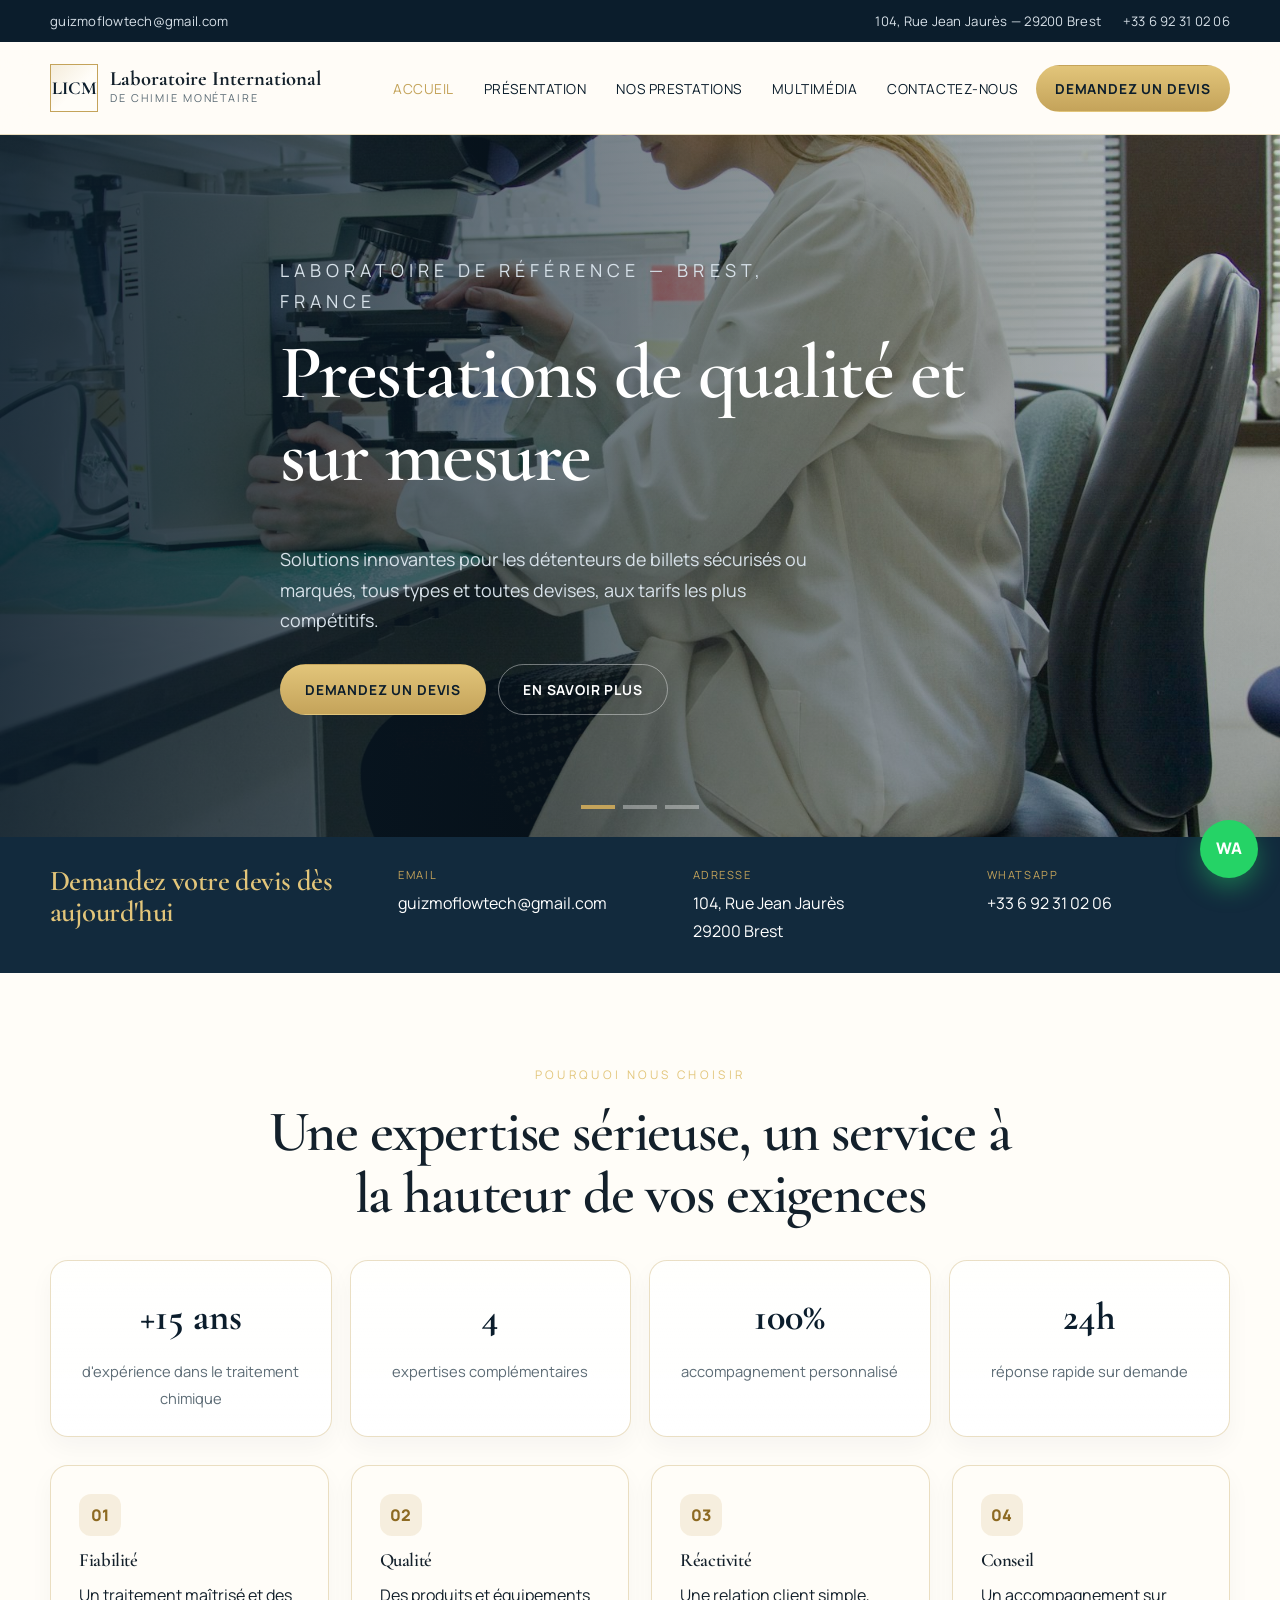
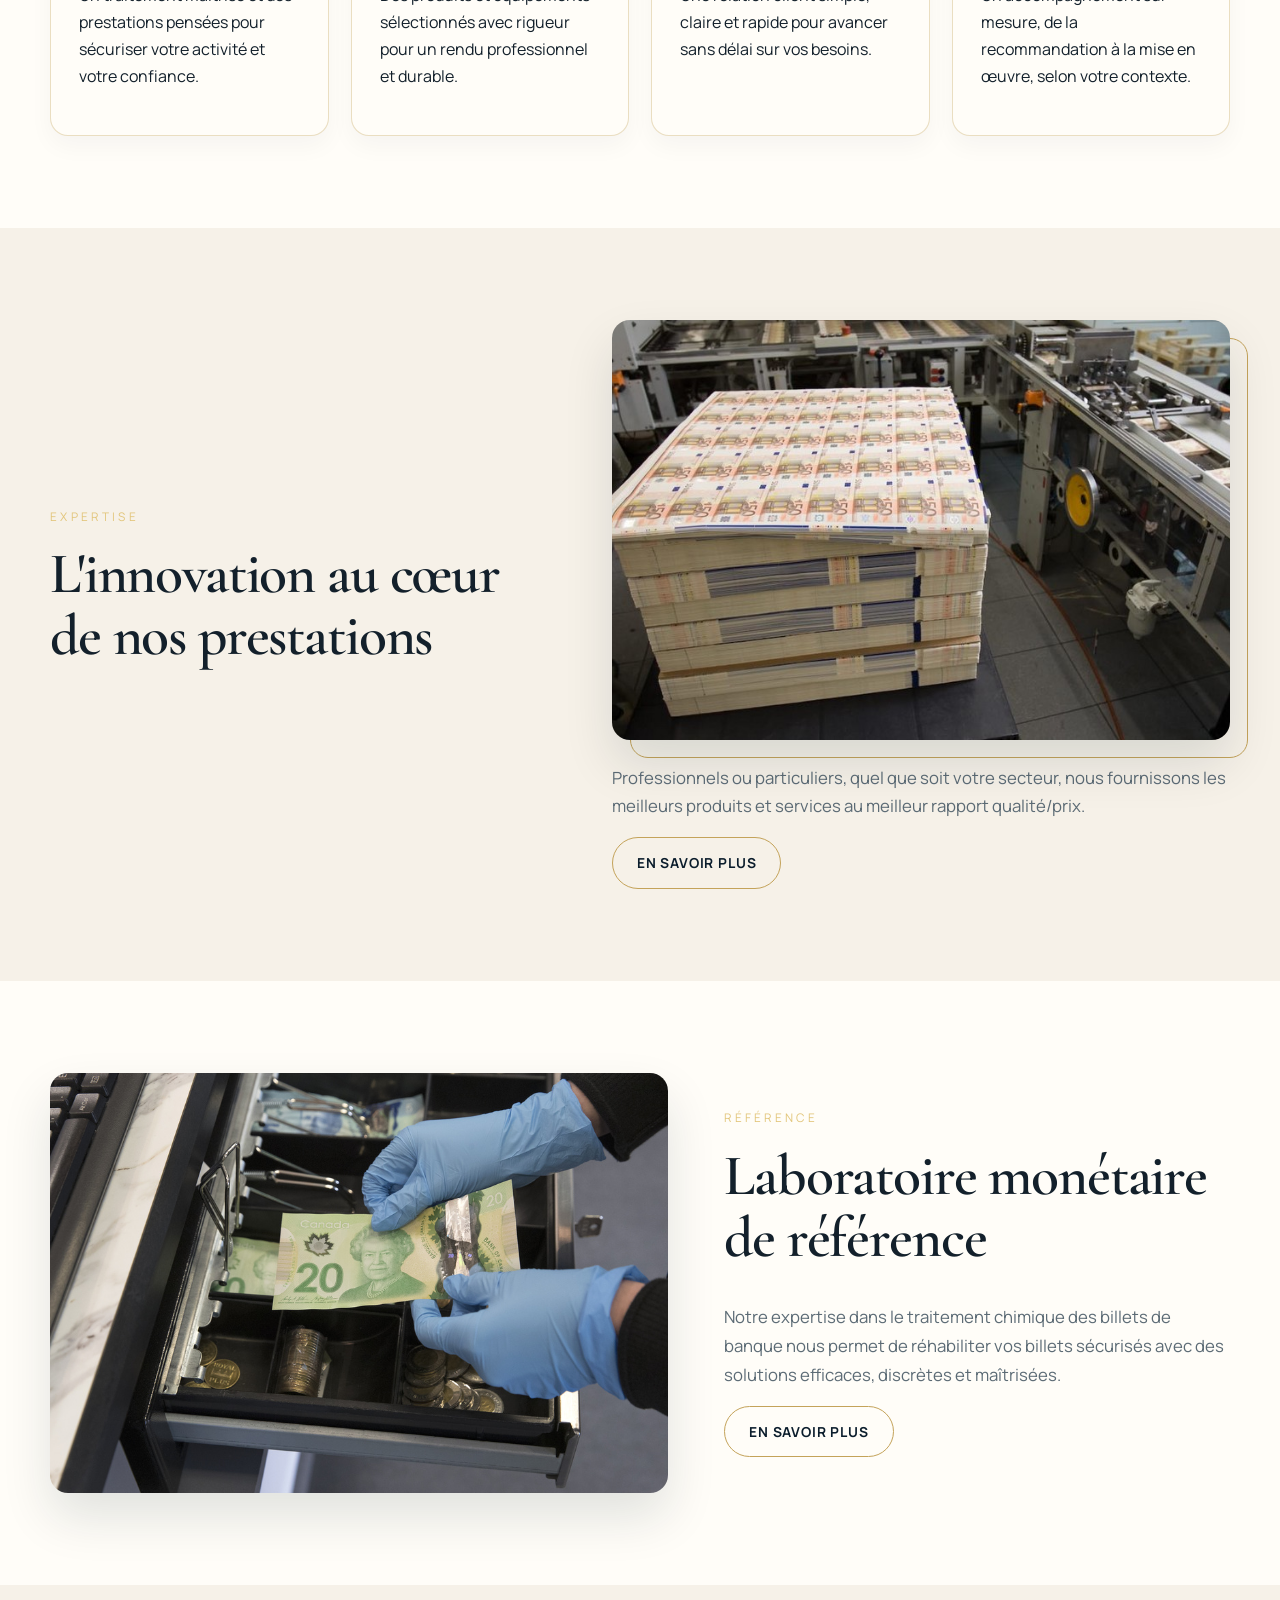
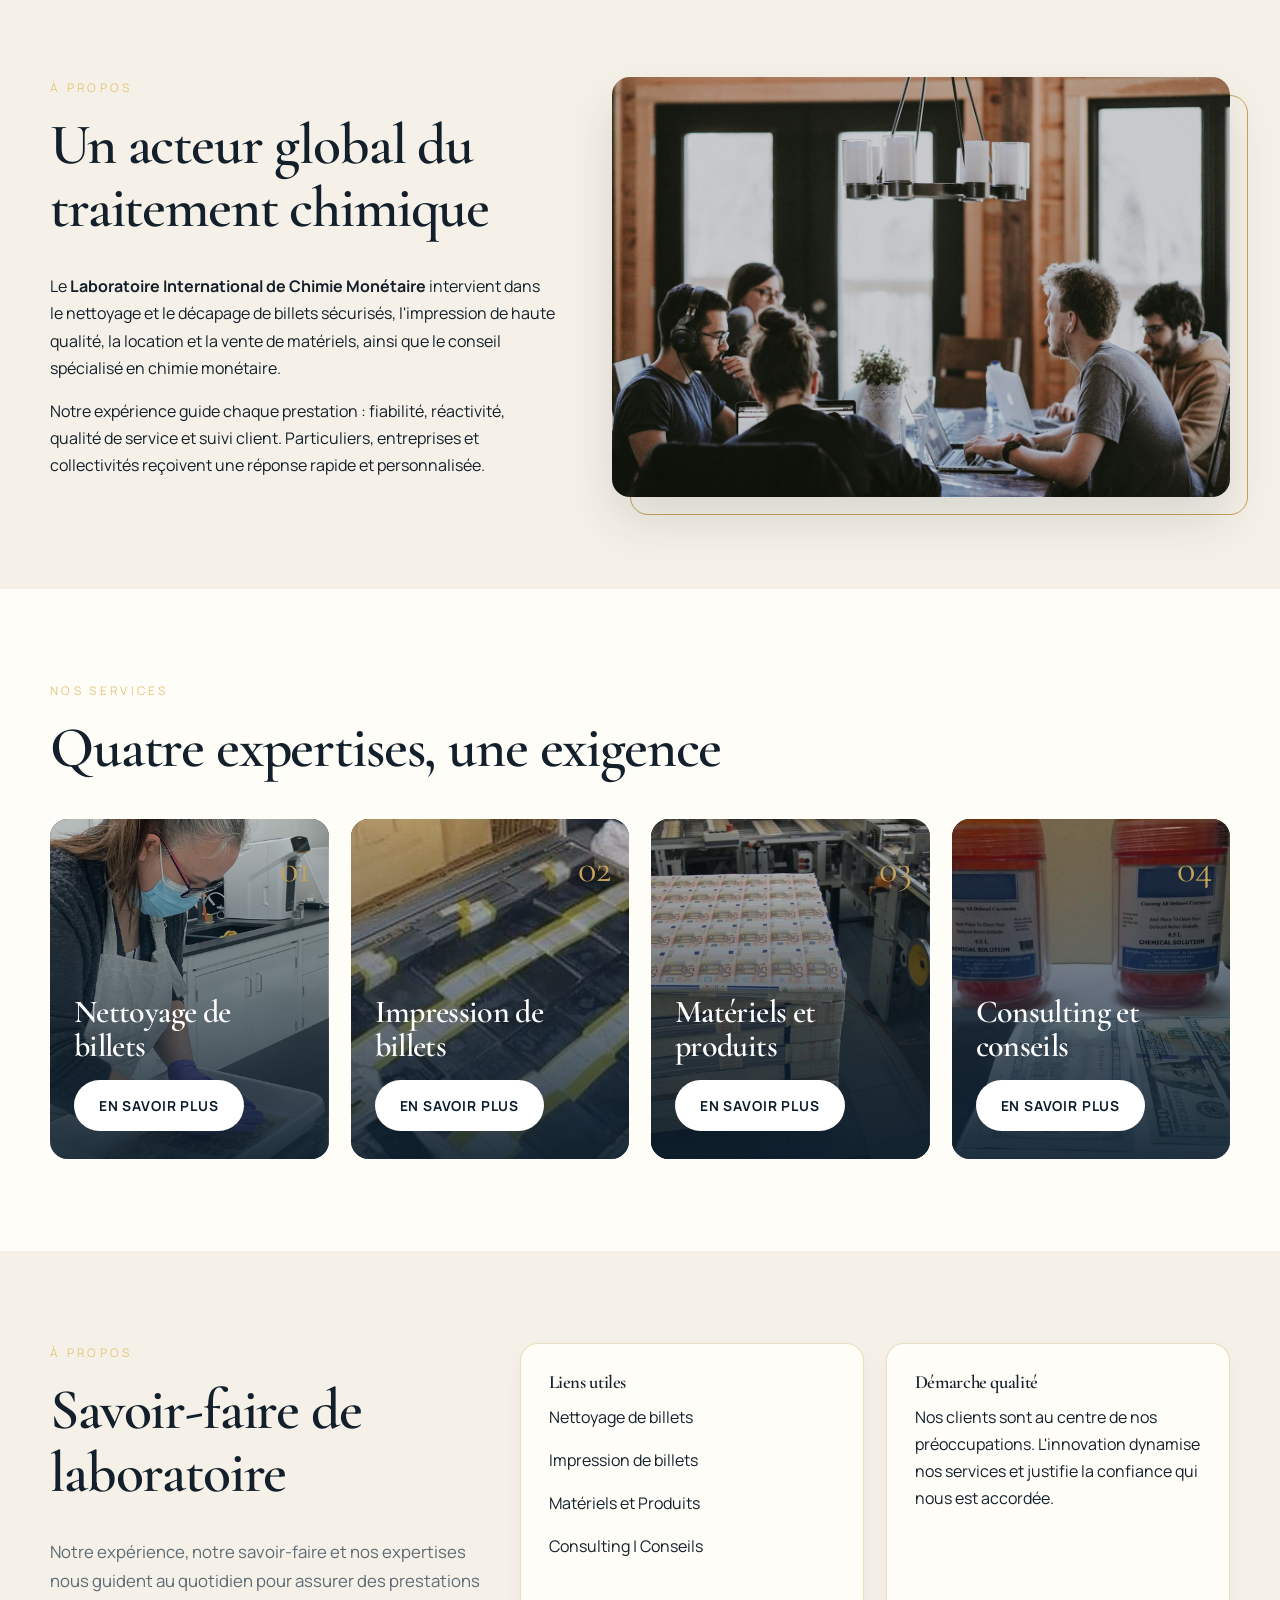
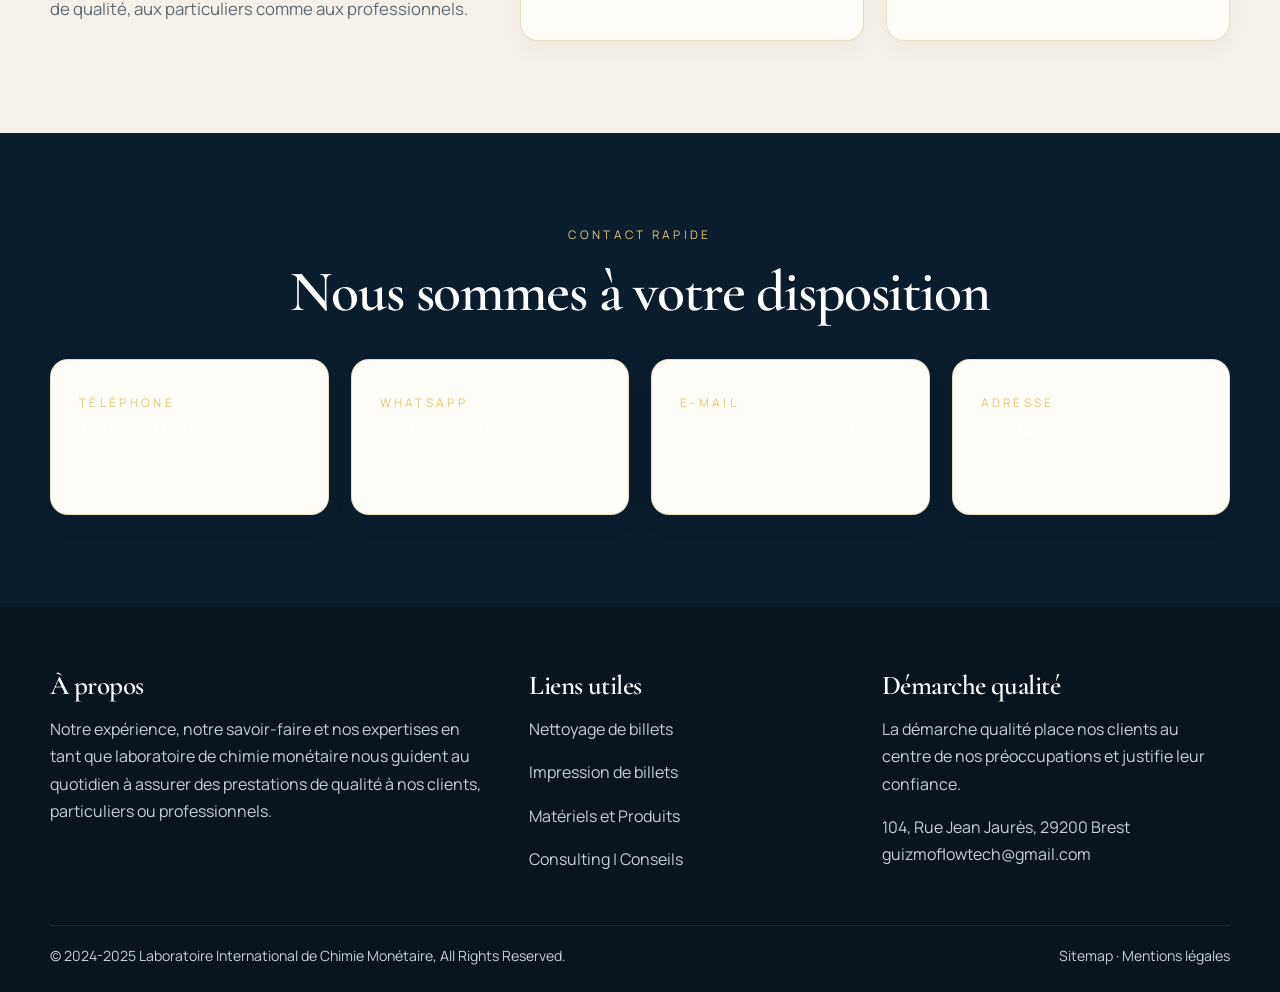
<file: index.html>
<!DOCTYPE html>
<html lang="fr">
<head>
  <meta charset="UTF-8">
  <meta name="viewport" content="width=device-width, initial-scale=1.0">
  <meta name="description" content="Laboratoire International de Chimie Monétaire — nettoyage, impression, matériels et conseils pour billets de banque sécurisés.">
  <title>Accueil | Laboratoire International de Chimie Monétaire</title>
  <link rel="canonical" href="https://www.labochimiemonetaire.com/">
  <link rel="preconnect" href="https://fonts.googleapis.com">
  <link rel="preconnect" href="https://fonts.gstatic.com" crossorigin>
  <link href="https://fonts.googleapis.com/css2?family=Cormorant+Garamond:wght@500;600;700&family=Manrope:wght@400;500;600;700&display=swap" rel="stylesheet">
  <link rel="stylesheet" href="styles.css">
</head>
<body>
  <a class="skip-link" href="#contenu">Aller au contenu</a>
  <div class="topbar">
    <div class="container topbar-inner">
      <div>
        <span>guizmoflowtech@gmail.com</span>
      </div>
      <div>
        <span>104, Rue Jean Jaurès — 29200 Brest</span>
        <a href="tel:+33692310206">+33 6 92 31 02 06</a>
      </div>
    </div>
  </div>

  <header class="site-header">
    <div class="container header-inner">
      <a class="brand" href="index.html">
        <span class="brand-mark">LICM</span>
        <span>
          <strong>Laboratoire International</strong>
          <small>de Chimie Monétaire</small>
        </span>
      </a>
      <button class="menu-toggle" type="button" aria-label="Ouvrir le menu"><span></span><span></span><span></span></button>
      <nav>
        <ul>
          <li><a class="active" href="index.html">Accueil</a></li>
          <li><a href="presentation.html">Présentation</a></li>
          <li class="menu-has-sub">
            <a href="#services">Nos Prestations</a>
            <div class="submenu">
              <a href="services/nettoyage.html">Nettoyage de billets</a>
              <a href="services/impression.html">Impression de billets</a>
              <a href="services/materiels.html">Matériels et Produits</a>
              <a href="services/consulting.html">Consulting | Conseils</a>
            </div>
          </li>
          <li><a href="multimedia.html">Multimédia</a></li>
          <li><a href="contact.html">Contactez-nous</a></li>
          <li><a class="btn btn-gold nav-cta" href="devis.html">Demandez un devis</a></li>
        </ul>
      </nav>
    </div>
  </header>

  <section class="hero">
    <div class="hero-slide is-active" style="background-image:url('images/hero.jpg')"></div>
    <div class="hero-slide" style="background-image:url('images/laboratoire.jpg')"></div>
    <div class="hero-slide" style="background-image:url('images/precision.jpg')"></div>
    <div class="container hero-content">
      <p class="kicker">Laboratoire de référence — Brest, France</p>
      <h1>Prestations de qualité et sur mesure</h1>
      <p>Solutions innovantes pour les détenteurs de billets sécurisés ou marqués, tous types et toutes devises, aux tarifs les plus compétitifs.</p>
      <div class="hero-actions">
        <a class="btn btn-gold" href="devis.html">Demandez un devis</a>
        <a class="btn btn-ghost" href="presentation.html">En savoir plus</a>
      </div>
    </div>
    <div class="hero-dots">
      <button class="is-active" type="button" aria-label="Slide 1"></button>
      <button type="button" aria-label="Slide 2"></button>
      <button type="button" aria-label="Slide 3"></button>
    </div>
  </section>

  <section class="quote-strip">
    <div class="container quote-grid">
      <h2>Demandez votre devis dès aujourd'hui</h2>
      <div>
        <small>Email</small>
        <a href="mailto:guizmoflowtech@gmail.com">guizmoflowtech@gmail.com</a>
      </div>
      <div>
        <small>Adresse</small>
        104, Rue Jean Jaurès<br>29200 Brest
      </div>
      <div>
        <small>WhatsApp</small>
        <a href="https://wa.me/33692310206">+33 6 92 31 02 06</a>
      </div>
    </div>
  </section>

  <main id="contenu">
    <section class="section section-alt benefits">
      <div class="container">
        <div class="section-intro reveal">
          <p class="kicker">Pourquoi nous choisir</p>
          <h2 class="display">Une expertise sérieuse, un service à la hauteur de vos exigences</h2>
        </div>
        <div class="stats-grid reveal">
          <article class="stat-card">
            <strong>+15 ans</strong>
            <span>d'expérience dans le traitement chimique</span>
          </article>
          <article class="stat-card">
            <strong>4</strong>
            <span>expertises complémentaires</span>
          </article>
          <article class="stat-card">
            <strong>100%</strong>
            <span>accompagnement personnalisé</span>
          </article>
          <article class="stat-card">
            <strong>24h</strong>
            <span>réponse rapide sur demande</span>
          </article>
        </div>
        <div class="cards reveal">
          <article class="card">
            <div class="icon">01</div>
            <h3>Fiabilité</h3>
            <p>Un traitement maîtrisé et des prestations pensées pour sécuriser votre activité et votre confiance.</p>
          </article>
          <article class="card">
            <div class="icon">02</div>
            <h3>Qualité</h3>
            <p>Des produits et équipements sélectionnés avec rigueur pour un rendu professionnel et durable.</p>
          </article>
          <article class="card">
            <div class="icon">03</div>
            <h3>Réactivité</h3>
            <p>Une relation client simple, claire et rapide pour avancer sans délai sur vos besoins.</p>
          </article>
          <article class="card">
            <div class="icon">04</div>
            <h3>Conseil</h3>
            <p>Un accompagnement sur mesure, de la recommandation à la mise en œuvre, selon votre contexte.</p>
          </article>
        </div>
      </div>
    </section>
    <section class="section">
      <div class="container split">
        <div>
          <p class="kicker">Expertise</p>
          <h2 class="display">L'innovation au cœur de nos prestations</h2>
        </div>
        <div>
          <div class="media-frame"><img src="images/slide2.jpg" alt="Innovation et précision de laboratoire"></div>
          <p class="lead" style="margin-top:24px">Professionnels ou particuliers, quel que soit votre secteur, nous fournissons les meilleurs produits et services au meilleur rapport qualité/prix.</p>
          <a class="btn btn-outline" href="presentation.html">En savoir plus</a>
        </div>
      </div>
    </section>

    <section class="section section-alt">
      <div class="container split reverse">
        <div class="media-frame"><img src="images/laboratoire.jpg" alt="Laboratoire monétaire de référence"></div>
        <div>
          <p class="kicker">Référence</p>
          <h2 class="display">Laboratoire monétaire de référence</h2>
          <p class="lead">Notre expertise dans le traitement chimique des billets de banque nous permet de réhabiliter vos billets sécurisés avec des solutions efficaces, discrètes et maîtrisées.</p>
          <a class="btn btn-outline" href="presentation.html">En savoir plus</a>
        </div>
      </div>
    </section>

    <section class="section">
      <div class="container split">
        <div>
          <p class="kicker">À propos</p>
          <h2 class="display">Un acteur global du traitement chimique</h2>
          <p>Le <strong>Laboratoire International de Chimie Monétaire</strong> intervient dans le nettoyage et le décapage de billets sécurisés, l'impression de haute qualité, la location et la vente de matériels, ainsi que le conseil spécialisé en chimie monétaire.</p>
          <p>Notre expérience guide chaque prestation : fiabilité, réactivité, qualité de service et suivi client. Particuliers, entreprises et collectivités reçoivent une réponse rapide et personnalisée.</p>
        </div>
        <div class="media-frame"><img src="images/team.jpg" alt="Équipe et accompagnement client"></div>
      </div>
    </section>

    <section class="section section-alt" id="services">
      <div class="container">
        <p class="kicker">Nos services</p>
        <h2 class="display">Quatre expertises, une exigence</h2>
        <div class="services-grid" style="margin-top:40px">
          <article class="service-card" style="--card-image:url('images/nettoyage-new.jpg')">
            <span class="service-num">01</span>
            <h3>Nettoyage de billets</h3>
            <a class="btn" href="services/nettoyage.html">En savoir plus</a>
          </article>
          <article class="service-card" style="--card-image:url('images/slide1.jpg')">
            <span class="service-num">02</span>
            <h3>Impression de billets</h3>
            <a class="btn" href="services/impression.html">En savoir plus</a>
          </article>
          <article class="service-card" style="--card-image:url('images/slide2.jpg')">
            <span class="service-num">03</span>
            <h3>Matériels et produits</h3>
            <a class="btn" href="services/materiels.html">En savoir plus</a>
          </article>
          <article class="service-card" style="--card-image:url('images/slide3.jpg')">
            <span class="service-num">04</span>
            <h3>Consulting et conseils</h3>
            <a class="btn" href="services/consulting.html">En savoir plus</a>
          </article>
        </div>
      </div>
    </section>

    <section class="section">
      <div class="container quality-grid">
        <article>
          <p class="kicker">À propos</p>
          <h2 class="display">Savoir-faire de laboratoire</h2>
          <p class="lead">Notre expérience, notre savoir-faire et nos expertises nous guident au quotidien pour assurer des prestations de qualité, aux particuliers comme aux professionnels.</p>
        </article>
        <article class="panel">
          <h3>Liens utiles</h3>
          <p><a href="services/nettoyage.html">Nettoyage de billets</a></p>
          <p><a href="services/impression.html">Impression de billets</a></p>
          <p><a href="services/materiels.html">Matériels et Produits</a></p>
          <p><a href="services/consulting.html">Consulting | Conseils</a></p>
        </article>
        <article class="panel">
          <h3>Démarche qualité</h3>
          <p>Nos clients sont au centre de nos préoccupations. L'innovation dynamise nos services et justifie la confiance qui nous est accordée.</p>
        </article>
      </div>
    </section>

    <section class="section cta-band">
      <div class="container">
        <p class="kicker">Contact rapide</p>
        <h2 class="display">Nous sommes à votre disposition</h2>
        <div class="contact-cards" style="margin-top:36px;text-align:left">
          <article class="panel"><small class="kicker">Téléphone</small><p>+33 6 92 31 02 06</p></article>
          <article class="panel"><small class="kicker">WhatsApp</small><p>+33 6 92 31 02 06</p></article>
          <article class="panel"><small class="kicker">E-mail</small><p>guizmoflowtech@gmail.com</p></article>
          <article class="panel"><small class="kicker">Adresse</small><p>104, Rue Jean Jaurès<br>29200 Brest</p></article>
        </div>
      </div>
    </section>
  </main>

  <footer>
    <div class="container footer-grid">
      <div>
        <h3>À propos</h3>
        <p>Notre expérience, notre savoir-faire et nos expertises en tant que laboratoire de chimie monétaire nous guident au quotidien à assurer des prestations de qualité à nos clients, particuliers ou professionnels.</p>
      </div>
      <div>
        <h3>Liens utiles</h3>
        <p><a href="services/nettoyage.html">Nettoyage de billets</a></p>
        <p><a href="services/impression.html">Impression de billets</a></p>
        <p><a href="services/materiels.html">Matériels et Produits</a></p>
        <p><a href="services/consulting.html">Consulting | Conseils</a></p>
      </div>
      <div>
        <h3>Démarche qualité</h3>
        <p>La démarche qualité place nos clients au centre de nos préoccupations et justifie leur confiance.</p>
        <p>104, Rue Jean Jaurès, 29200 Brest<br>
        <a href="mailto:guizmoflowtech@gmail.com">guizmoflowtech@gmail.com</a></p>
      </div>
    </div>
    <div class="container legal">
      <span>© 2024-2025 Laboratoire International de Chimie Monétaire, All Rights Reserved.</span>
      <span><a href="sitemap.html">Sitemap</a> · <a href="mentions-legales.html">Mentions légales</a></span>
    </div>
  </footer>

  <a class="whatsapp" href="https://wa.me/33692310206?text=Bonjour,%20je%20souhaite%20obtenir%20des%20informations%20sur%20vos%20services." target="_blank" rel="noopener" title="WhatsApp">WA</a>
  <script src="script.js"></script>
</body>
</html>
</file>
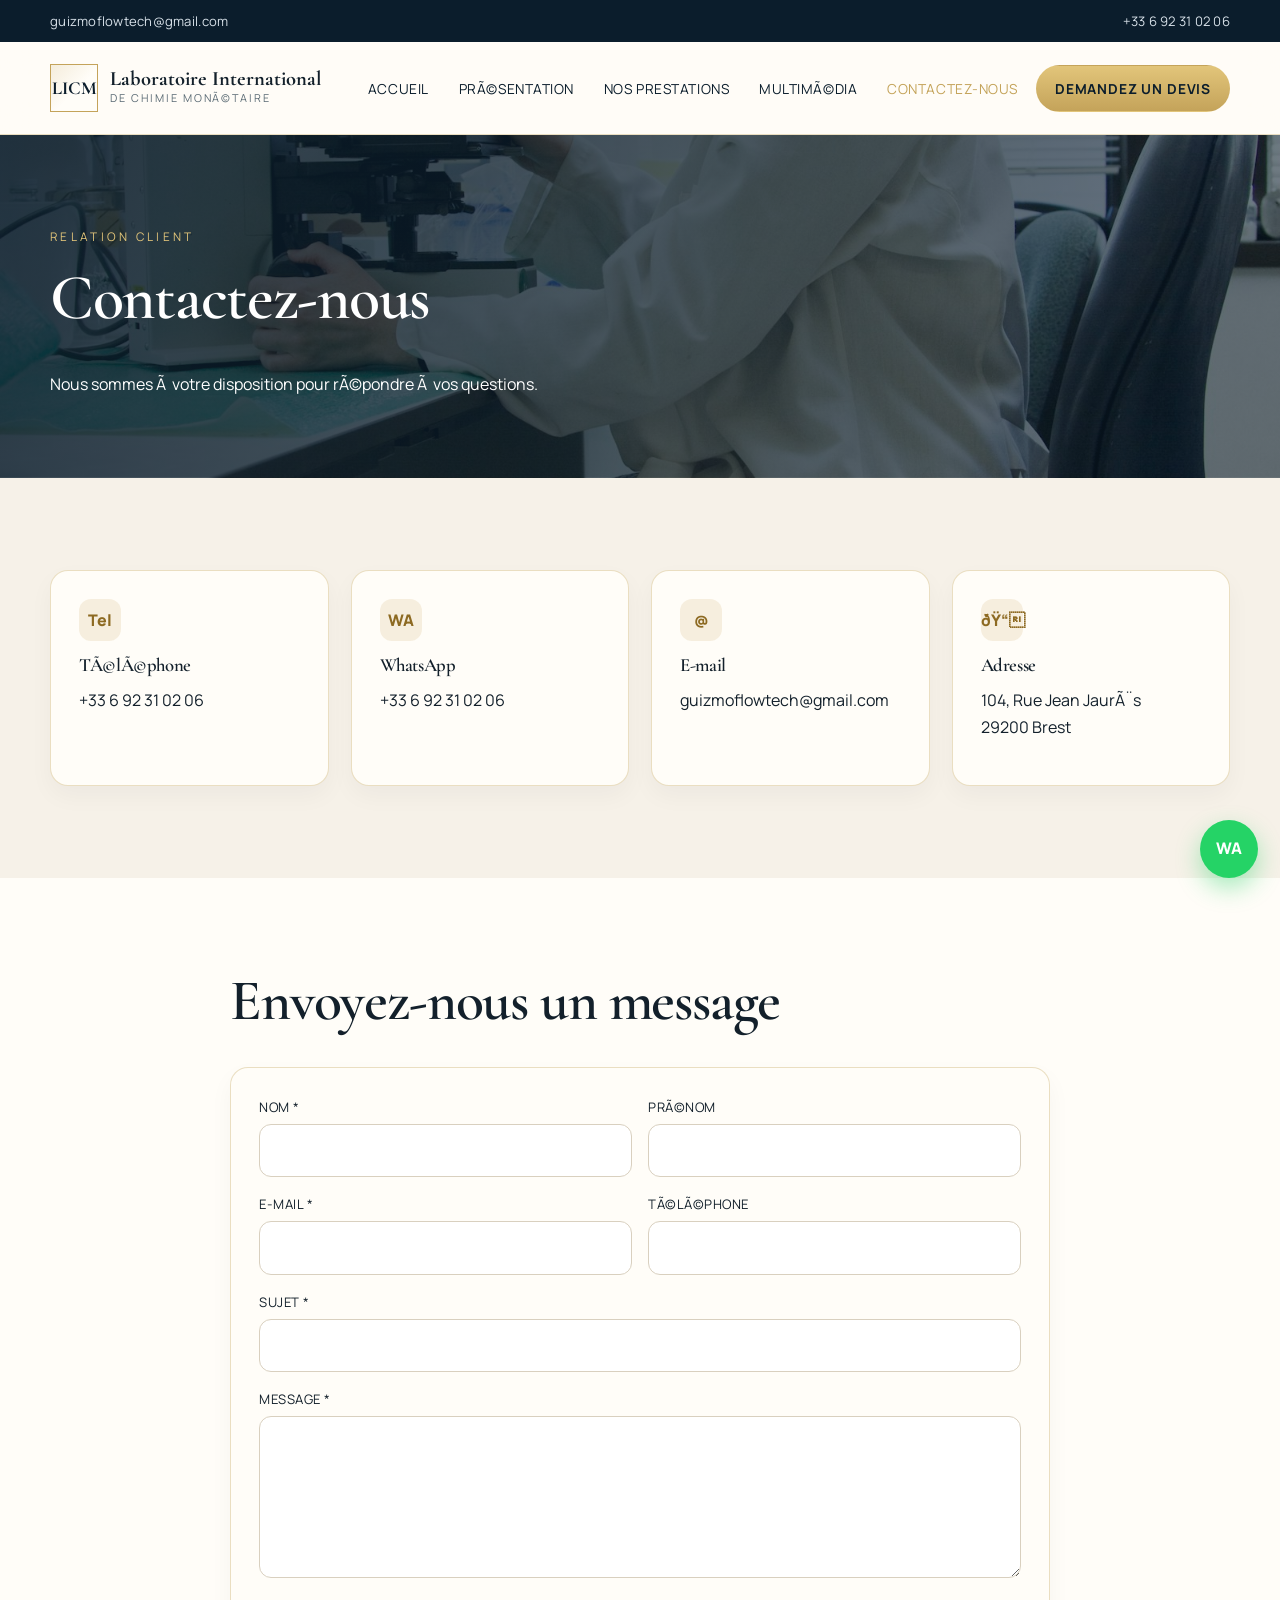
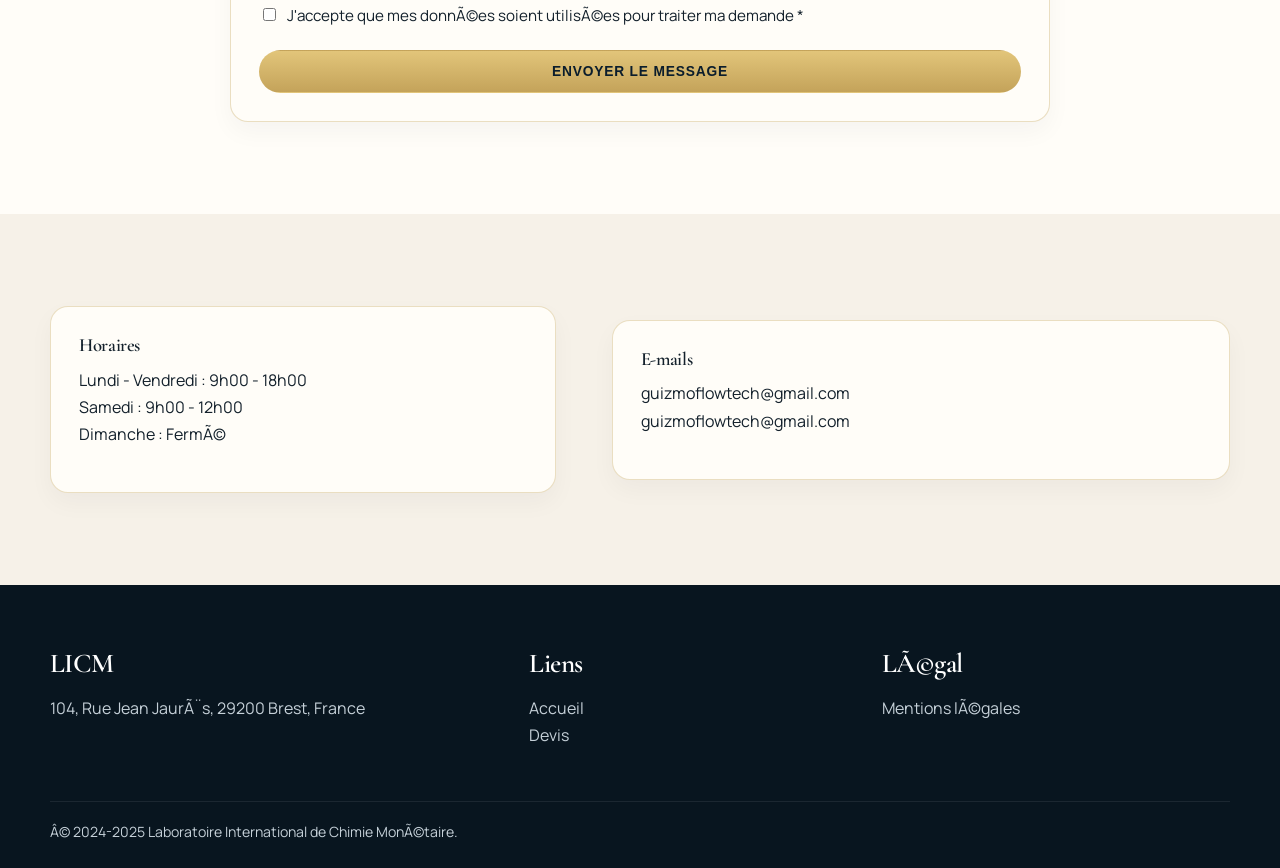
<file: contact.html>
﻿<!DOCTYPE html>
<html lang="fr">
<head>
  <meta charset="UTF-8">
  <meta name="viewport" content="width=device-width, initial-scale=1.0">
  <meta name="description" content="Contactez le Laboratoire International de Chimie MonÃ©taire Ã  Brest.">
  <title>Contact | Laboratoire International de Chimie MonÃ©taire</title>
  <link rel="canonical" href="https://www.labochimiemonetaire.com/contact.html">
  <link rel="preconnect" href="https://fonts.googleapis.com">
  <link rel="preconnect" href="https://fonts.gstatic.com" crossorigin>
  <link href="https://fonts.googleapis.com/css2?family=Cormorant+Garamond:wght@500;600;700&family=Manrope:wght@400;500;600;700&display=swap" rel="stylesheet">
  <link rel="stylesheet" href="styles.css">
</head>
<body>
  <div class="topbar"><div class="container topbar-inner"><div>guizmoflowtech@gmail.com</div><div><a href="tel:+33692310206">+33 6 92 31 02 06</a></div></div></div>
  <header class="site-header">
    <div class="container header-inner">
      <a class="brand" href="index.html"><span class="brand-mark">LICM</span><span><strong>Laboratoire International</strong><small>de Chimie MonÃ©taire</small></span></a>
      <button class="menu-toggle" type="button" aria-label="Menu"><span></span><span></span><span></span></button>
      <nav>
        <ul>
          <li><a href="index.html">Accueil</a></li>
          <li><a href="presentation.html">PrÃ©sentation</a></li>
          <li class="menu-has-sub">
            <a href="index.html#services">Nos Prestations</a>
            <div class="submenu">
              <a href="services/nettoyage.html">Nettoyage de billets</a>
              <a href="services/impression.html">Impression de billets</a>
              <a href="services/materiels.html">MatÃ©riels et Produits</a>
              <a href="services/consulting.html">Consulting | Conseils</a>
            </div>
          </li>
          <li><a href="multimedia.html">MultimÃ©dia</a></li>
          <li><a class="active" href="contact.html">Contactez-nous</a></li>
          <li><a class="btn btn-gold nav-cta" href="devis.html">Demandez un devis</a></li>
        </ul>
      </nav>
    </div>
  </header>
  <section class="page-hero"><div class="container"><p class="kicker">Relation client</p><h1>Contactez-nous</h1><p>Nous sommes Ã  votre disposition pour rÃ©pondre Ã  vos questions.</p></div></section>
  <section class="section">
    <div class="container contact-cards">
      <a class="card" href="tel:+33692310206"><div class="icon">Tel</div><h3>TÃ©lÃ©phone</h3><p>+33 6 92 31 02 06</p></a>
      <a class="card" href="https://wa.me/33692310206" target="_blank" rel="noopener"><div class="icon">WA</div><h3>WhatsApp</h3><p>+33 6 92 31 02 06</p></a>
      <a class="card" href="mailto:guizmoflowtech@gmail.com"><div class="icon">@</div><h3>E-mail</h3><p>guizmoflowtech@gmail.com</p></a>
      <a class="card" href="https://maps.google.com/?q=104+Rue+Jean+JaurÃ¨s+29200+Brest" target="_blank" rel="noopener"><div class="icon">ðŸ“</div><h3>Adresse</h3><p>104, Rue Jean JaurÃ¨s<br>29200 Brest</p></a>
    </div>
  </section>
  <section class="section section-alt">
    <div class="container" style="max-width:820px">
      <h2 class="display">Envoyez-nous un message</h2>
      <div class="panel" style="margin-top:24px">
        <div class="alert">Votre message a bien Ã©tÃ© envoyÃ©. Nous vous rÃ©pondrons dans les plus brefs dÃ©lais.</div>
        <form>
          <div class="form-row">
            <div><label for="nom">Nom *</label><input id="nom" name="nom" required></div>
            <div><label for="prenom">PrÃ©nom</label><input id="prenom" name="prenom"></div>
          </div>
          <div class="form-row">
            <div><label for="email">E-mail *</label><input id="email" type="email" name="email" required></div>
            <div><label for="telephone">TÃ©lÃ©phone</label><input id="telephone" name="telephone"></div>
          </div>
          <div><label for="sujet">Sujet *</label><input id="sujet" name="sujet" required></div>
          <div><label for="message">Message *</label><textarea id="message" name="message" rows="5" required></textarea></div>
          <label class="check"><input type="checkbox" required> J'accepte que mes donnÃ©es soient utilisÃ©es pour traiter ma demande *</label>
          <button class="btn btn-gold" type="submit">Envoyer le message</button>
        </form>
      </div>
    </div>
  </section>
  <section class="section">
    <div class="container split">
      <article class="card"><h3>Horaires</h3><p>Lundi - Vendredi : 9h00 - 18h00<br>Samedi : 9h00 - 12h00<br>Dimanche : FermÃ©</p></article>
      <article class="card"><h3>E-mails</h3><p>guizmoflowtech@gmail.com<br>guizmoflowtech@gmail.com</p></article>
    </div>
  </section>
  <footer>
    <div class="container footer-grid">
      <div><h3>LICM</h3><p>104, Rue Jean JaurÃ¨s, 29200 Brest, France</p></div>
      <div><h3>Liens</h3><p><a href="index.html">Accueil</a><br><a href="devis.html">Devis</a></p></div>
      <div><h3>LÃ©gal</h3><p><a href="mentions-legales.html">Mentions lÃ©gales</a></p></div>
    </div>
    <div class="container legal"><span>Â© 2024-2025 Laboratoire International de Chimie MonÃ©taire.</span></div>
  </footer>
  <a class="whatsapp" href="https://wa.me/33692310206" target="_blank" rel="noopener">WA</a>
  <script src="script.js"></script>
</body>
</html>
</file>
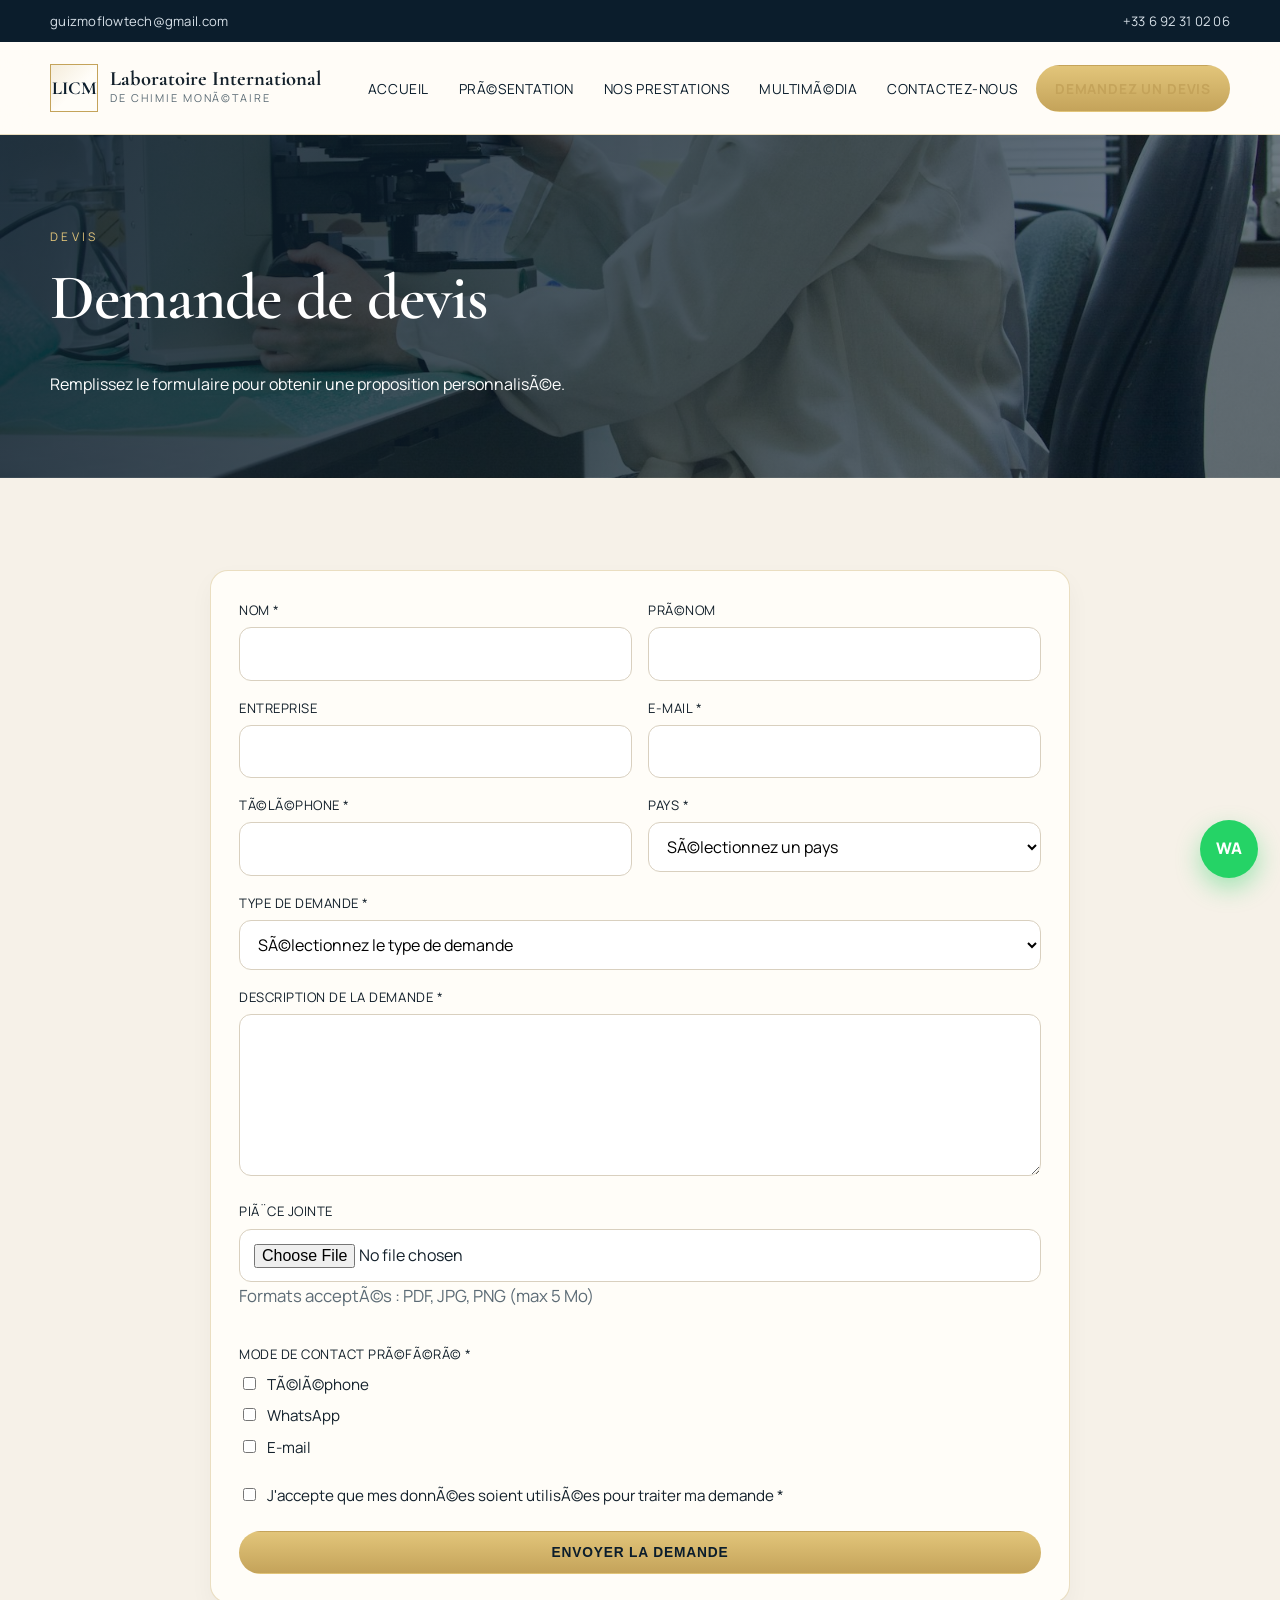
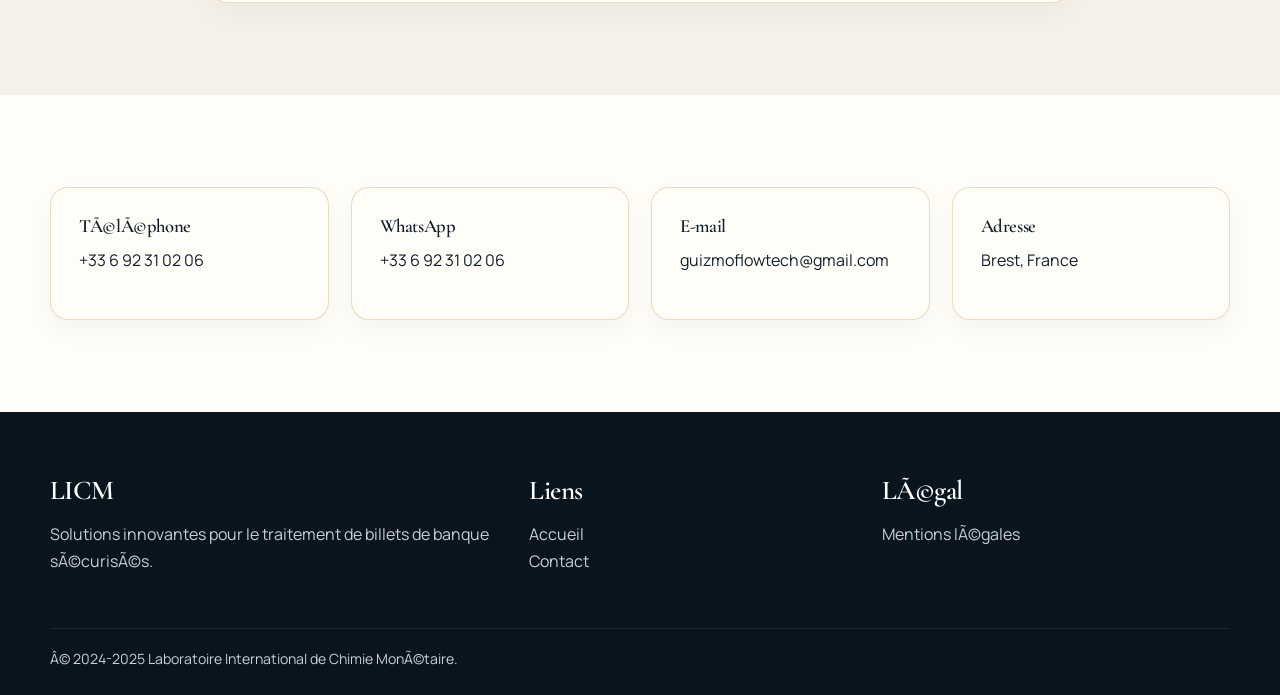
<file: devis.html>
﻿<!DOCTYPE html>
<html lang="fr">
<head>
  <meta charset="UTF-8">
  <meta name="viewport" content="width=device-width, initial-scale=1.0">
  <meta name="description" content="Demande de devis â€” Laboratoire International de Chimie MonÃ©taire">
  <title>Demande de devis | Laboratoire International de Chimie MonÃ©taire</title>
  <link rel="canonical" href="https://www.labochimiemonetaire.com/devis.html">
  <link rel="preconnect" href="https://fonts.googleapis.com">
  <link rel="preconnect" href="https://fonts.gstatic.com" crossorigin>
  <link href="https://fonts.googleapis.com/css2?family=Cormorant+Garamond:wght@500;600;700&family=Manrope:wght@400;500;600;700&display=swap" rel="stylesheet">
  <link rel="stylesheet" href="styles.css">
</head>
<body>
  <div class="topbar"><div class="container topbar-inner"><div>guizmoflowtech@gmail.com</div><div><a href="tel:+33692310206">+33 6 92 31 02 06</a></div></div></div>
  <header class="site-header">
    <div class="container header-inner">
      <a class="brand" href="index.html"><span class="brand-mark">LICM</span><span><strong>Laboratoire International</strong><small>de Chimie MonÃ©taire</small></span></a>
      <button class="menu-toggle" type="button" aria-label="Menu"><span></span><span></span><span></span></button>
      <nav>
        <ul>
          <li><a href="index.html">Accueil</a></li>
          <li><a href="presentation.html">PrÃ©sentation</a></li>
          <li class="menu-has-sub">
            <a href="index.html#services">Nos Prestations</a>
            <div class="submenu">
              <a href="services/nettoyage.html">Nettoyage de billets</a>
              <a href="services/impression.html">Impression de billets</a>
              <a href="services/materiels.html">MatÃ©riels et Produits</a>
              <a href="services/consulting.html">Consulting | Conseils</a>
            </div>
          </li>
          <li><a href="multimedia.html">MultimÃ©dia</a></li>
          <li><a href="contact.html">Contactez-nous</a></li>
          <li><a class="btn btn-gold nav-cta active" href="devis.html">Demandez un devis</a></li>
        </ul>
      </nav>
    </div>
  </header>
  <section class="page-hero"><div class="container"><p class="kicker">Devis</p><h1>Demande de devis</h1><p>Remplissez le formulaire pour obtenir une proposition personnalisÃ©e.</p></div></section>
  <section class="section">
    <div class="container" style="max-width:860px">
      <div class="panel">
        <div class="alert">Votre demande a bien Ã©tÃ© envoyÃ©e. Notre Ã©quipe vous contactera prochainement.</div>
        <form>
          <div class="form-row">
            <div><label for="nom">Nom *</label><input id="nom" name="nom" required></div>
            <div><label for="prenom">PrÃ©nom</label><input id="prenom" name="prenom"></div>
          </div>
          <div class="form-row">
            <div><label for="entreprise">Entreprise</label><input id="entreprise" name="entreprise"></div>
            <div><label for="email">E-mail *</label><input id="email" type="email" name="email" required></div>
          </div>
          <div class="form-row">
            <div><label for="telephone">TÃ©lÃ©phone *</label><input id="telephone" name="telephone" required></div>
            <div>
              <label for="pays">Pays *</label>
              <select id="pays" name="pays" required>
                <option value="">SÃ©lectionnez un pays</option>
                <option value="FR">France</option>
                <option value="BE">Belgique</option>
                <option value="CH">Suisse</option>
                <option value="LU">Luxembourg</option>
                <option value="CA">Canada</option>
                <option value="OTHER">Autre</option>
              </select>
            </div>
          </div>
          <div>
            <label for="type_demande">Type de demande *</label>
            <select id="type_demande" name="type_demande" required>
              <option value="">SÃ©lectionnez le type de demande</option>
              <option value="nettoyage">Nettoyage de billets</option>
              <option value="impression">Impression de billets</option>
              <option value="materiels">MatÃ©riels et produits</option>
              <option value="consulting">Consulting / Conseils</option>
              <option value="autre">Autre</option>
            </select>
          </div>
          <div><label for="description">Description de la demande *</label><textarea id="description" name="description" rows="5" required></textarea></div>
          <div><label for="piece_jointe">PiÃ¨ce jointe</label><input id="piece_jointe" type="file" name="piece_jointe"><p class="lead">Formats acceptÃ©s : PDF, JPG, PNG (max 5 Mo)</p></div>
          <div>
            <label>Mode de contact prÃ©fÃ©rÃ© *</label>
            <label class="check"><input type="checkbox" name="contact_mode" value="telephone"> TÃ©lÃ©phone</label>
            <label class="check"><input type="checkbox" name="contact_mode" value="whatsapp"> WhatsApp</label>
            <label class="check"><input type="checkbox" name="contact_mode" value="email"> E-mail</label>
          </div>
          <label class="check"><input type="checkbox" required> J'accepte que mes donnÃ©es soient utilisÃ©es pour traiter ma demande *</label>
          <button class="btn btn-gold" type="submit">Envoyer la demande</button>
        </form>
      </div>
    </div>
  </section>
  <section class="section section-alt">
    <div class="container contact-cards">
      <article class="card"><h3>TÃ©lÃ©phone</h3><p>+33 6 92 31 02 06</p></article>
      <article class="card"><h3>WhatsApp</h3><p>+33 6 92 31 02 06</p></article>
      <article class="card"><h3>E-mail</h3><p>guizmoflowtech@gmail.com</p></article>
      <article class="card"><h3>Adresse</h3><p>Brest, France</p></article>
    </div>
  </section>
  <footer>
    <div class="container footer-grid">
      <div><h3>LICM</h3><p>Solutions innovantes pour le traitement de billets de banque sÃ©curisÃ©s.</p></div>
      <div><h3>Liens</h3><p><a href="index.html">Accueil</a><br><a href="contact.html">Contact</a></p></div>
      <div><h3>LÃ©gal</h3><p><a href="mentions-legales.html">Mentions lÃ©gales</a></p></div>
    </div>
    <div class="container legal"><span>Â© 2024-2025 Laboratoire International de Chimie MonÃ©taire.</span></div>
  </footer>
  <a class="whatsapp" href="https://wa.me/33692310206?text=Bonjour,%20je%20souhaite%20obtenir%20un%20devis." target="_blank" rel="noopener">WA</a>
  <script src="script.js"></script>
</body>
</html>
</file>
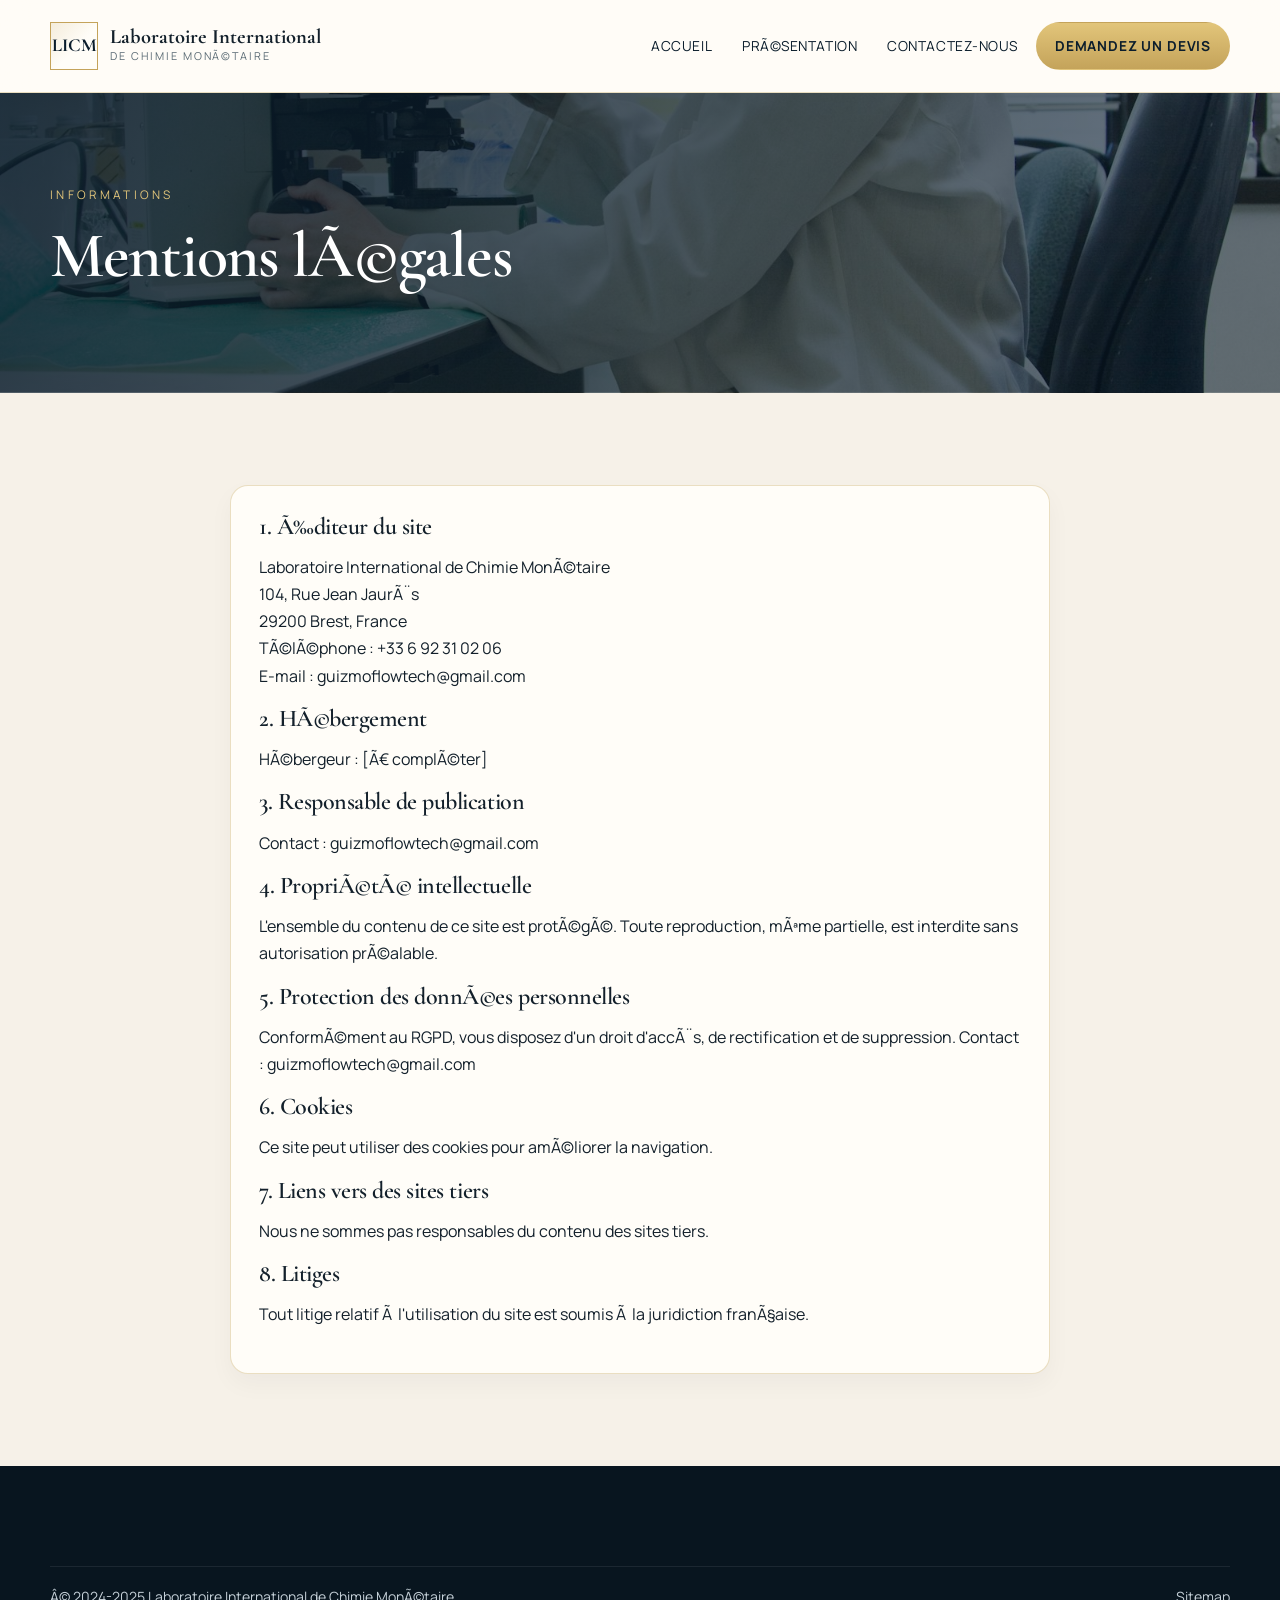
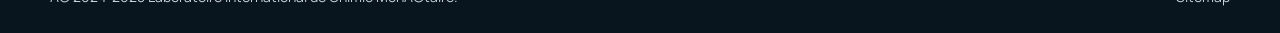
<file: mentions-legales.html>
﻿<!DOCTYPE html>
<html lang="fr">
<head>
  <meta charset="UTF-8">
  <meta name="viewport" content="width=device-width, initial-scale=1.0">
  <title>Mentions lÃ©gales | Laboratoire International de Chimie MonÃ©taire</title>
  <link rel="canonical" href="https://www.labochimiemonetaire.com/mentions-legales.html">
  <link rel="preconnect" href="https://fonts.googleapis.com">
  <link rel="preconnect" href="https://fonts.gstatic.com" crossorigin>
  <link href="https://fonts.googleapis.com/css2?family=Cormorant+Garamond:wght@500;600;700&family=Manrope:wght@400;500;600;700&display=swap" rel="stylesheet">
  <link rel="stylesheet" href="styles.css">
</head>
<body>
  <header class="site-header">
    <div class="container header-inner">
      <a class="brand" href="index.html"><span class="brand-mark">LICM</span><span><strong>Laboratoire International</strong><small>de Chimie MonÃ©taire</small></span></a>
      <button class="menu-toggle" type="button" aria-label="Menu"><span></span><span></span><span></span></button>
      <nav>
        <ul>
          <li><a href="index.html">Accueil</a></li>
          <li><a href="presentation.html">PrÃ©sentation</a></li>
          <li><a href="contact.html">Contactez-nous</a></li>
          <li><a class="btn btn-gold nav-cta" href="devis.html">Demandez un devis</a></li>
        </ul>
      </nav>
    </div>
  </header>
  <section class="page-hero"><div class="container"><p class="kicker">Informations</p><h1>Mentions lÃ©gales</h1></div></section>
  <section class="section">
    <div class="container" style="max-width:820px">
      <div class="panel">
        <h2>1. Ã‰diteur du site</h2>
        <p>Laboratoire International de Chimie MonÃ©taire<br>104, Rue Jean JaurÃ¨s<br>29200 Brest, France<br>TÃ©lÃ©phone : +33 6 92 31 02 06<br>E-mail : guizmoflowtech@gmail.com</p>
        <h2>2. HÃ©bergement</h2>
        <p>HÃ©bergeur : [Ã€ complÃ©ter]</p>
        <h2>3. Responsable de publication</h2>
        <p>Contact : guizmoflowtech@gmail.com</p>
        <h2>4. PropriÃ©tÃ© intellectuelle</h2>
        <p>L'ensemble du contenu de ce site est protÃ©gÃ©. Toute reproduction, mÃªme partielle, est interdite sans autorisation prÃ©alable.</p>
        <h2>5. Protection des donnÃ©es personnelles</h2>
        <p>ConformÃ©ment au RGPD, vous disposez d'un droit d'accÃ¨s, de rectification et de suppression. Contact : guizmoflowtech@gmail.com</p>
        <h2>6. Cookies</h2>
        <p>Ce site peut utiliser des cookies pour amÃ©liorer la navigation.</p>
        <h2>7. Liens vers des sites tiers</h2>
        <p>Nous ne sommes pas responsables du contenu des sites tiers.</p>
        <h2>8. Litiges</h2>
        <p>Tout litige relatif Ã  l'utilisation du site est soumis Ã  la juridiction franÃ§aise.</p>
      </div>
    </div>
  </section>
  <footer>
    <div class="container legal"><span>Â© 2024-2025 Laboratoire International de Chimie MonÃ©taire.</span><a href="sitemap.html">Sitemap</a></div>
  </footer>
  <script src="script.js"></script>
</body>
</html>
</file>
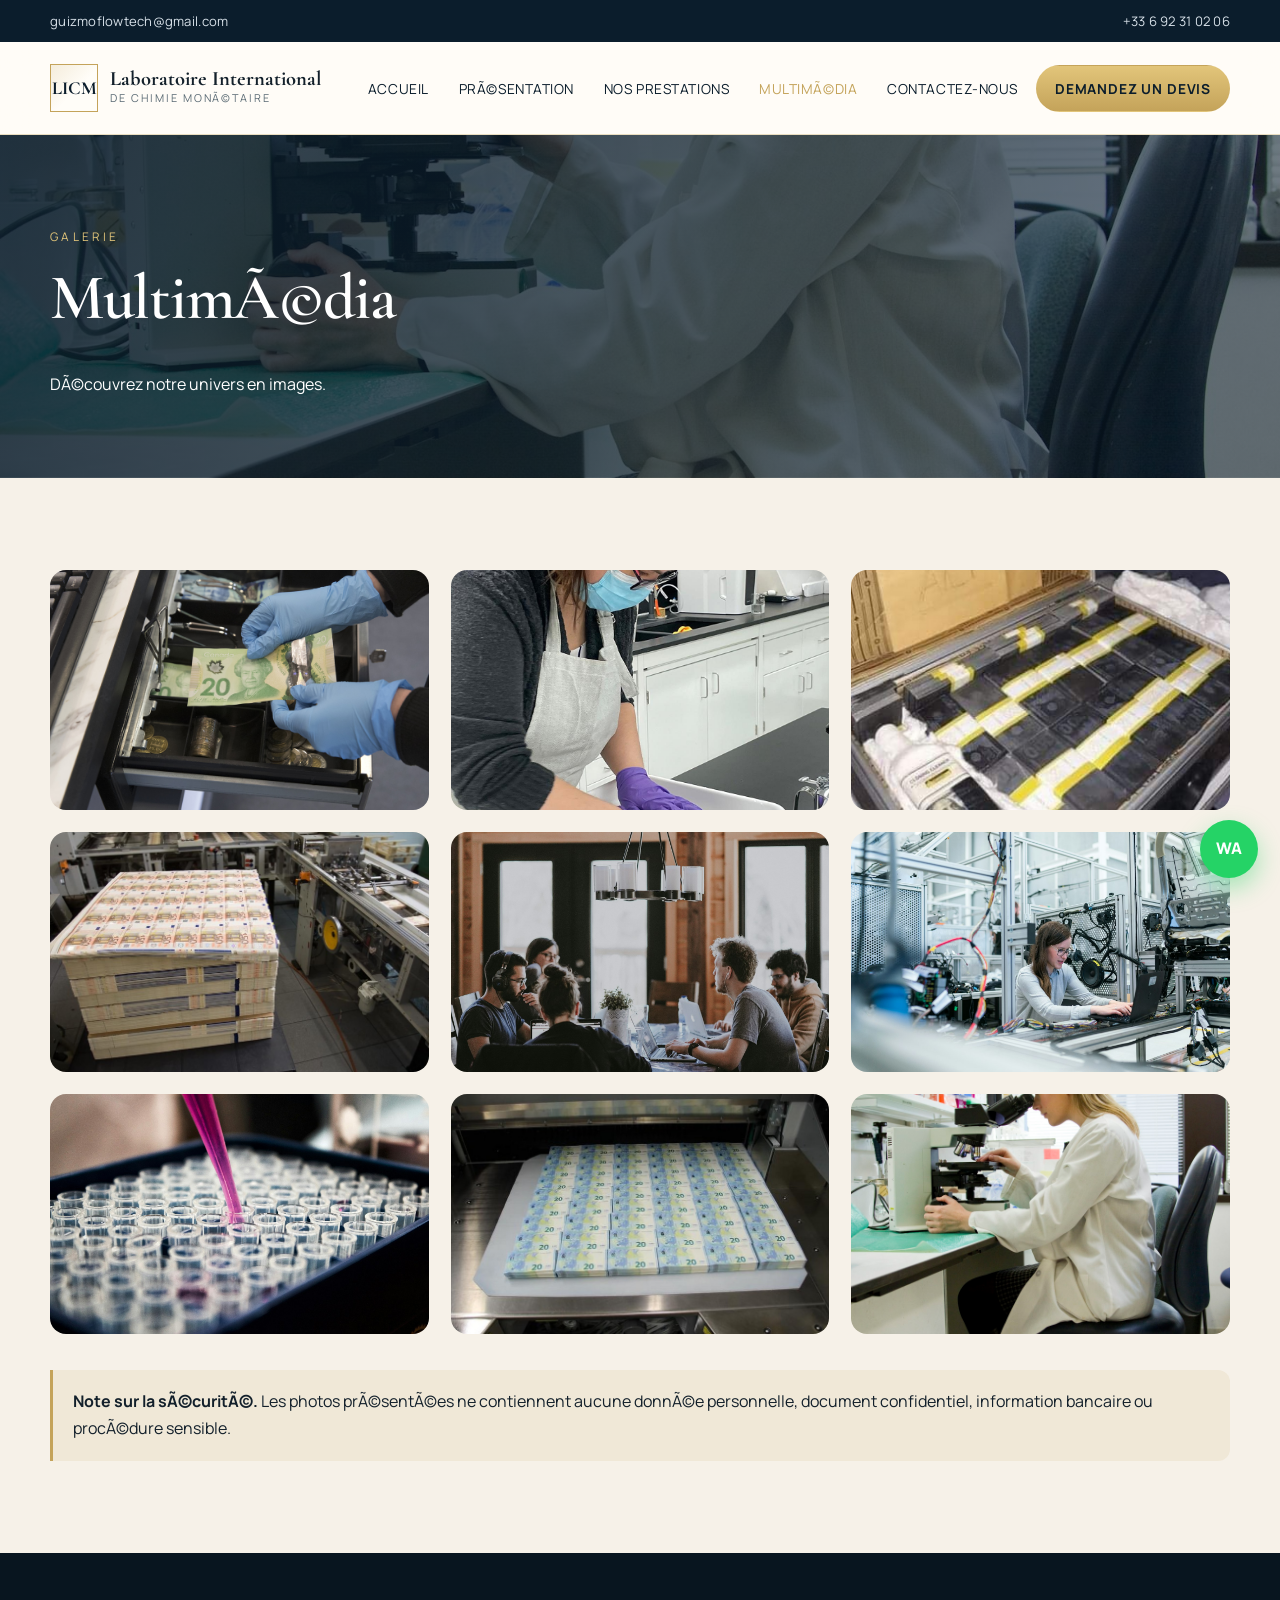
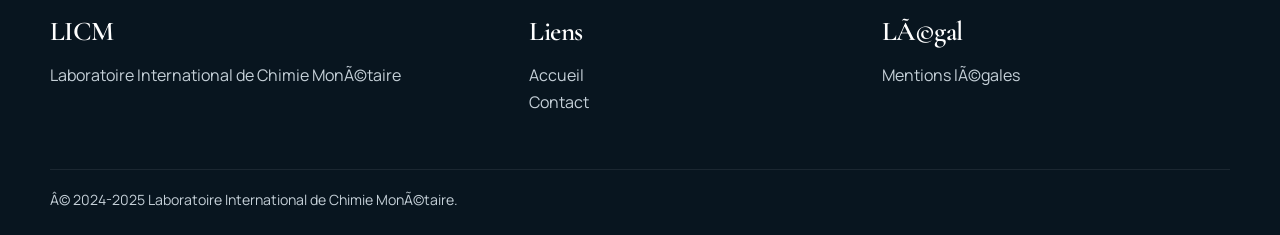
<file: multimedia.html>
﻿<!DOCTYPE html>
<html lang="fr">
<head>
  <meta charset="UTF-8">
  <meta name="viewport" content="width=device-width, initial-scale=1.0">
  <meta name="description" content="Galerie multimÃ©dia du Laboratoire International de Chimie MonÃ©taire">
  <title>MultimÃ©dia | Laboratoire International de Chimie MonÃ©taire</title>
  <link rel="canonical" href="https://www.labochimiemonetaire.com/multimedia.html">
  <link rel="preconnect" href="https://fonts.googleapis.com">
  <link rel="preconnect" href="https://fonts.gstatic.com" crossorigin>
  <link href="https://fonts.googleapis.com/css2?family=Cormorant+Garamond:wght@500;600;700&family=Manrope:wght@400;500;600;700&display=swap" rel="stylesheet">
  <link rel="stylesheet" href="styles.css">
</head>
<body>
  <div class="topbar"><div class="container topbar-inner"><div>guizmoflowtech@gmail.com</div><div><a href="tel:+33692310206">+33 6 92 31 02 06</a></div></div></div>
  <header class="site-header">
    <div class="container header-inner">
      <a class="brand" href="index.html"><span class="brand-mark">LICM</span><span><strong>Laboratoire International</strong><small>de Chimie MonÃ©taire</small></span></a>
      <button class="menu-toggle" type="button" aria-label="Menu"><span></span><span></span><span></span></button>
      <nav>
        <ul>
          <li><a href="index.html">Accueil</a></li>
          <li><a href="presentation.html">PrÃ©sentation</a></li>
          <li class="menu-has-sub">
            <a href="index.html#services">Nos Prestations</a>
            <div class="submenu">
              <a href="services/nettoyage.html">Nettoyage de billets</a>
              <a href="services/impression.html">Impression de billets</a>
              <a href="services/materiels.html">MatÃ©riels et Produits</a>
              <a href="services/consulting.html">Consulting | Conseils</a>
            </div>
          </li>
          <li><a class="active" href="multimedia.html">MultimÃ©dia</a></li>
          <li><a href="contact.html">Contactez-nous</a></li>
          <li><a class="btn btn-gold nav-cta" href="devis.html">Demandez un devis</a></li>
        </ul>
      </nav>
    </div>
  </header>
  <section class="page-hero"><div class="container"><p class="kicker">Galerie</p><h1>MultimÃ©dia</h1><p>DÃ©couvrez notre univers en images.</p></div></section>
  <section class="section">
    <div class="container">
      <div class="gallery">
        <img src="images/laboratoire.jpg" alt="Laboratoire">
        <img src="images/nettoyage-new.jpg" alt="Nettoyage">
        <img src="images/slide1.jpg" alt="Ã‰quipements">
        <img src="images/slide2.jpg" alt="MatÃ©riels">
        <img src="images/team.jpg" alt="Ã‰quipe">
        <img src="images/equipment.jpg" alt="Ã‰quipement">
        <img src="images/precision.jpg" alt="PrÃ©cision">
        <img src="images/slide4.jpg" alt="Services">
        <img src="images/hero.jpg" alt="Ambiance laboratoire">
      </div>
      <div class="note" style="margin-top:36px">
        <strong>Note sur la sÃ©curitÃ©.</strong> Les photos prÃ©sentÃ©es ne contiennent aucune donnÃ©e personnelle, document confidentiel, information bancaire ou procÃ©dure sensible.
      </div>
    </div>
  </section>
  <footer>
    <div class="container footer-grid">
      <div><h3>LICM</h3><p>Laboratoire International de Chimie MonÃ©taire</p></div>
      <div><h3>Liens</h3><p><a href="index.html">Accueil</a><br><a href="contact.html">Contact</a></p></div>
      <div><h3>LÃ©gal</h3><p><a href="mentions-legales.html">Mentions lÃ©gales</a></p></div>
    </div>
    <div class="container legal"><span>Â© 2024-2025 Laboratoire International de Chimie MonÃ©taire.</span></div>
  </footer>
  <a class="whatsapp" href="https://wa.me/33692310206" target="_blank" rel="noopener">WA</a>
  <script src="script.js"></script>
</body>
</html>
</file>
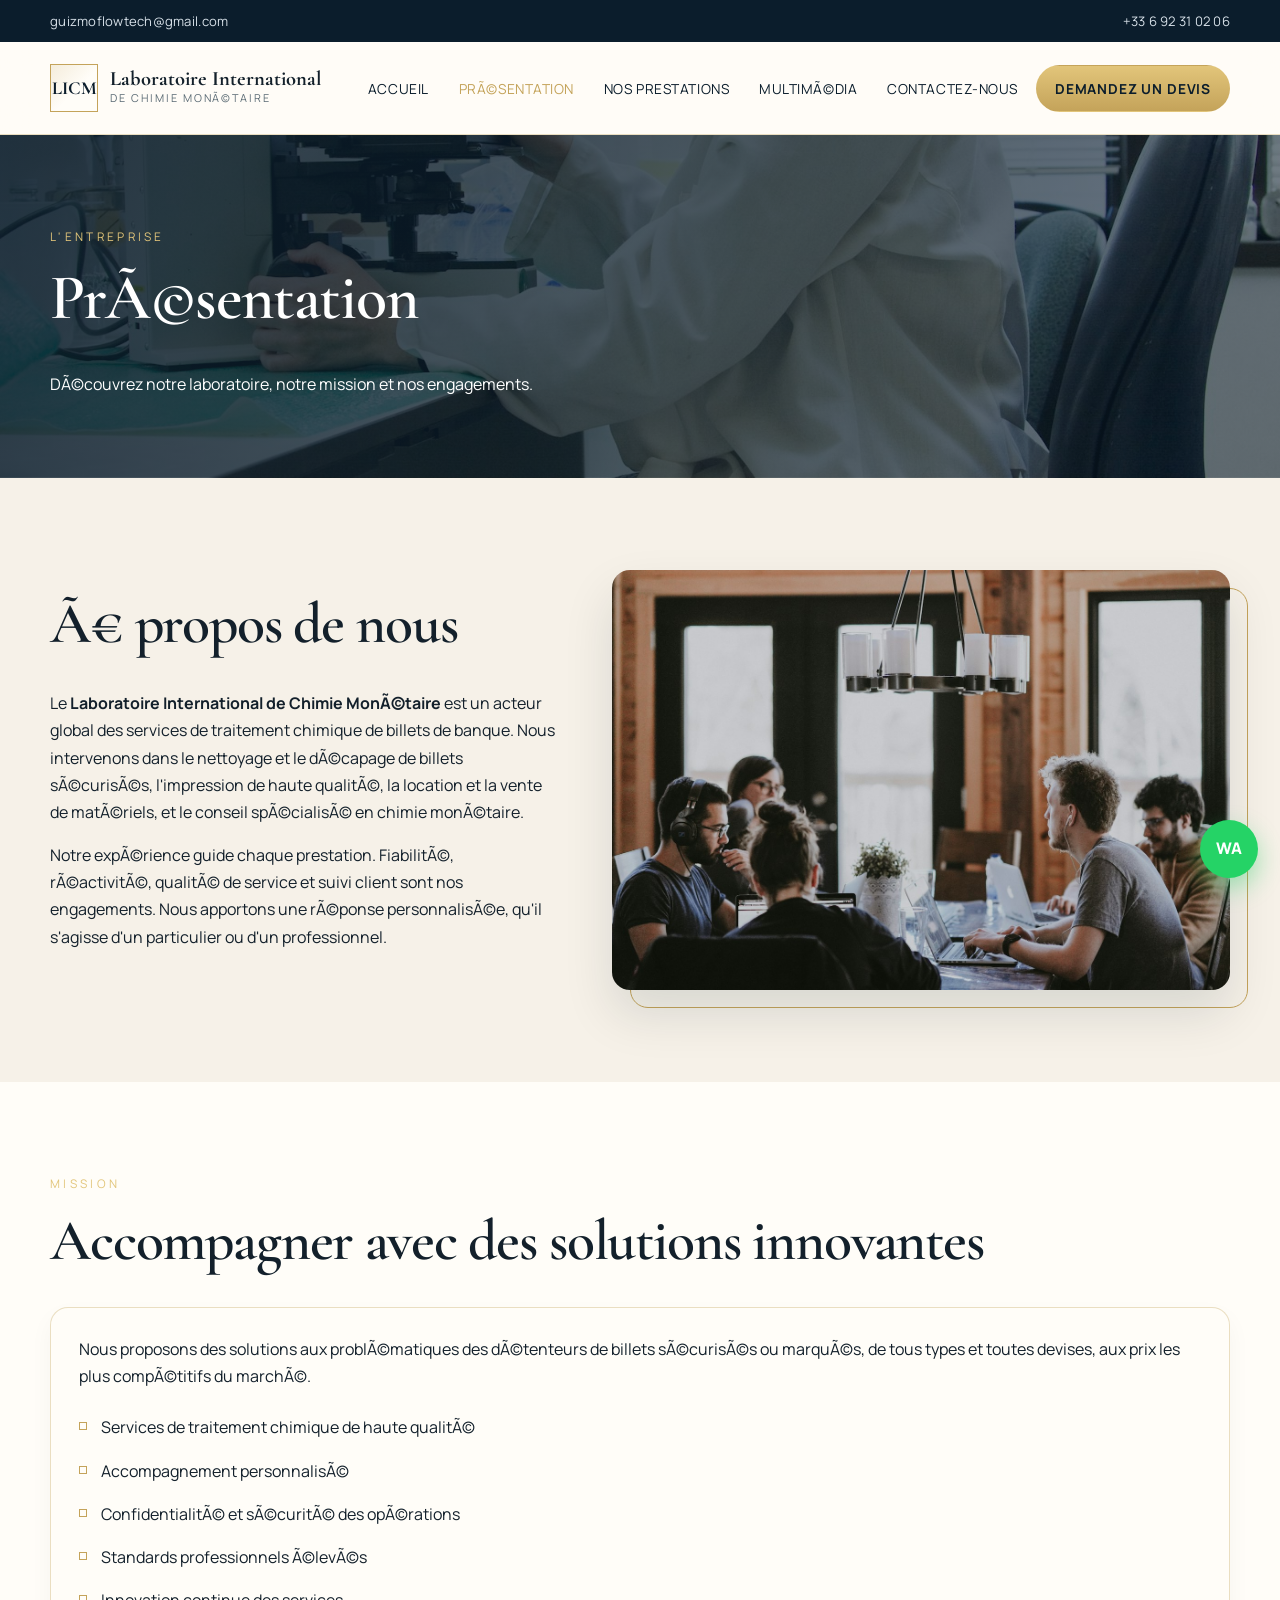
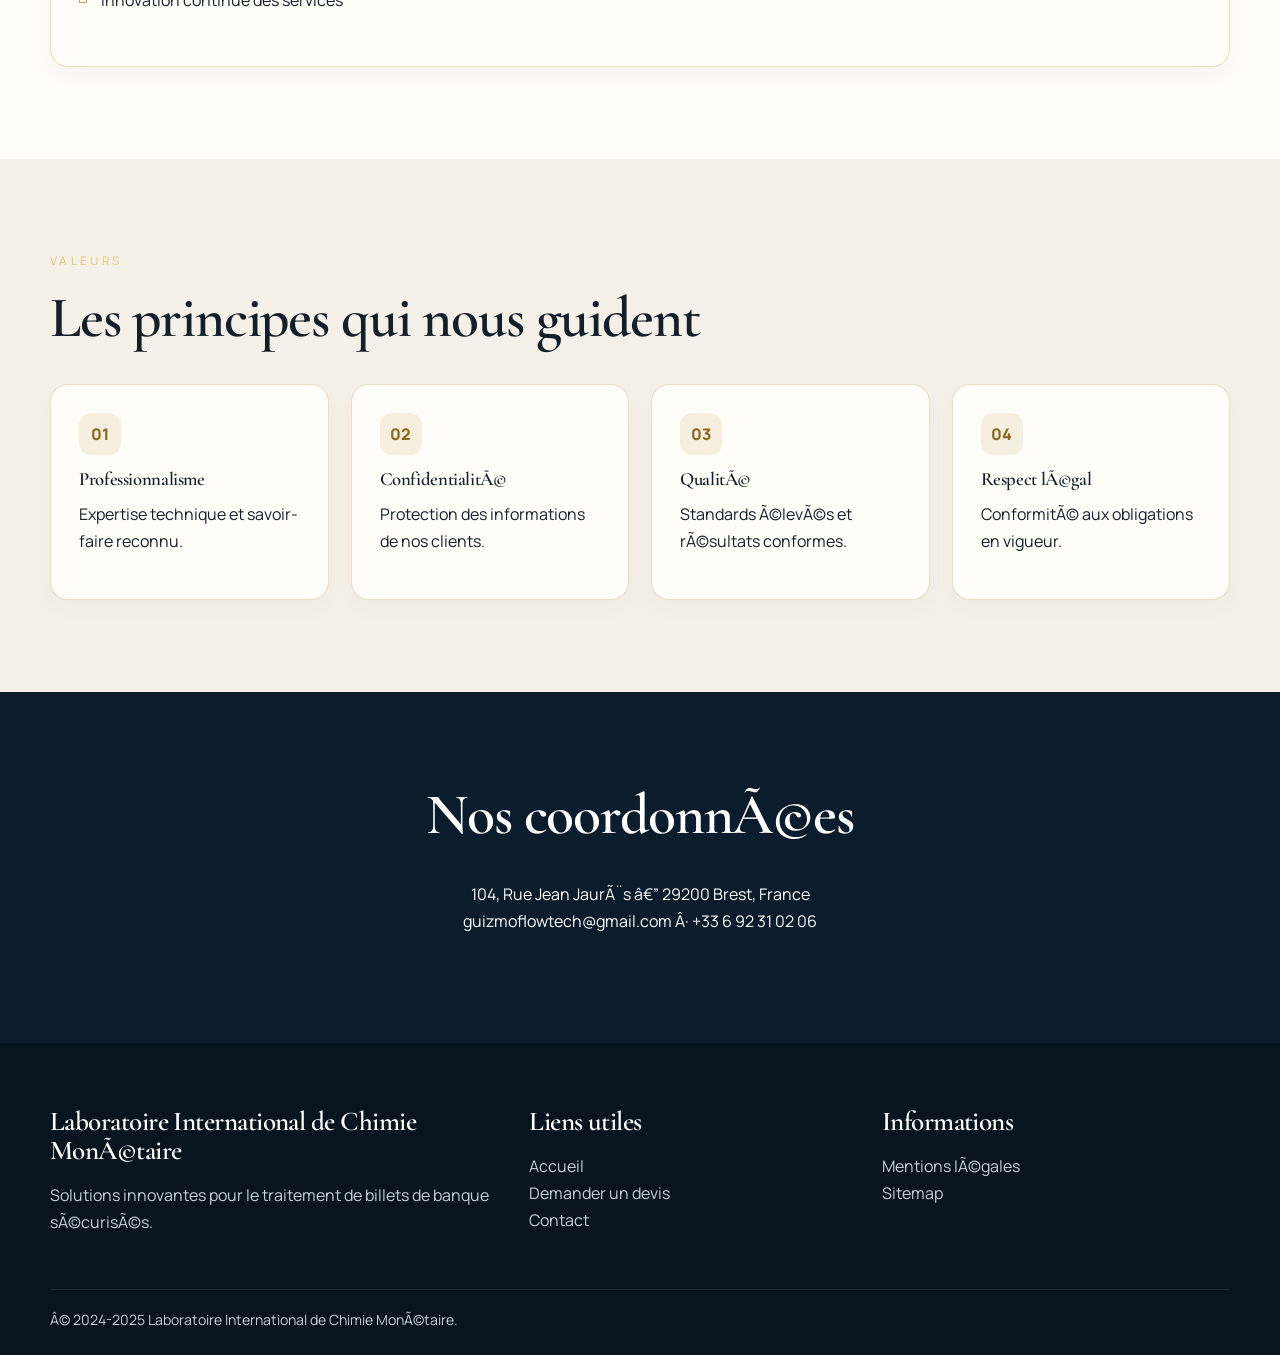
<file: presentation.html>
﻿<!DOCTYPE html>
<html lang="fr">
<head>
  <meta charset="UTF-8">
  <meta name="viewport" content="width=device-width, initial-scale=1.0">
  <meta name="description" content="PrÃ©sentation du Laboratoire International de Chimie MonÃ©taire â€” mission, valeurs et expertise.">
  <title>PrÃ©sentation | Laboratoire International de Chimie MonÃ©taire</title>
  <link rel="canonical" href="https://www.labochimiemonetaire.com/presentation.html">
  <link rel="preconnect" href="https://fonts.googleapis.com">
  <link rel="preconnect" href="https://fonts.gstatic.com" crossorigin>
  <link href="https://fonts.googleapis.com/css2?family=Cormorant+Garamond:wght@500;600;700&family=Manrope:wght@400;500;600;700&display=swap" rel="stylesheet">
  <link rel="stylesheet" href="styles.css">
</head>
<body>
  <div class="topbar">
    <div class="container topbar-inner">
      <div><span>guizmoflowtech@gmail.com</span></div>
      <div><a href="tel:+33692310206">+33 6 92 31 02 06</a></div>
    </div>
  </div>
  <header class="site-header">
    <div class="container header-inner">
      <a class="brand" href="index.html"><span class="brand-mark">LICM</span><span><strong>Laboratoire International</strong><small>de Chimie MonÃ©taire</small></span></a>
      <button class="menu-toggle" type="button" aria-label="Menu"><span></span><span></span><span></span></button>
      <nav>
        <ul>
          <li><a href="index.html">Accueil</a></li>
          <li><a class="active" href="presentation.html">PrÃ©sentation</a></li>
          <li class="menu-has-sub">
            <a href="index.html#services">Nos Prestations</a>
            <div class="submenu">
              <a href="services/nettoyage.html">Nettoyage de billets</a>
              <a href="services/impression.html">Impression de billets</a>
              <a href="services/materiels.html">MatÃ©riels et Produits</a>
              <a href="services/consulting.html">Consulting | Conseils</a>
            </div>
          </li>
          <li><a href="multimedia.html">MultimÃ©dia</a></li>
          <li><a href="contact.html">Contactez-nous</a></li>
          <li><a class="btn btn-gold nav-cta" href="devis.html">Demandez un devis</a></li>
        </ul>
      </nav>
    </div>
  </header>

  <section class="page-hero">
    <div class="container">
      <p class="kicker">L'entreprise</p>
      <h1>PrÃ©sentation</h1>
      <p>DÃ©couvrez notre laboratoire, notre mission et nos engagements.</p>
    </div>
  </section>

  <section class="section">
    <div class="container split">
      <div>
        <h2 class="display">Ã€ propos de nous</h2>
        <p>Le <strong>Laboratoire International de Chimie MonÃ©taire</strong> est un acteur global des services de traitement chimique de billets de banque. Nous intervenons dans le nettoyage et le dÃ©capage de billets sÃ©curisÃ©s, l'impression de haute qualitÃ©, la location et la vente de matÃ©riels, et le conseil spÃ©cialisÃ© en chimie monÃ©taire.</p>
        <p>Notre expÃ©rience guide chaque prestation. FiabilitÃ©, rÃ©activitÃ©, qualitÃ© de service et suivi client sont nos engagements. Nous apportons une rÃ©ponse personnalisÃ©e, qu'il s'agisse d'un particulier ou d'un professionnel.</p>
      </div>
      <div class="media-frame"><img src="images/team.jpg" alt="Accompagnement professionnel"></div>
    </div>
  </section>

  <section class="section section-alt">
    <div class="container">
      <p class="kicker">Mission</p>
      <h2 class="display">Accompagner avec des solutions innovantes</h2>
      <div class="panel" style="margin-top:28px">
        <p>Nous proposons des solutions aux problÃ©matiques des dÃ©tenteurs de billets sÃ©curisÃ©s ou marquÃ©s, de tous types et toutes devises, aux prix les plus compÃ©titifs du marchÃ©.</p>
        <ul class="list">
          <li>Services de traitement chimique de haute qualitÃ©</li>
          <li>Accompagnement personnalisÃ©</li>
          <li>ConfidentialitÃ© et sÃ©curitÃ© des opÃ©rations</li>
          <li>Standards professionnels Ã©levÃ©s</li>
          <li>Innovation continue des services</li>
        </ul>
      </div>
    </div>
  </section>

  <section class="section">
    <div class="container">
      <p class="kicker">Valeurs</p>
      <h2 class="display">Les principes qui nous guident</h2>
      <div class="cards" style="margin-top:32px">
        <article class="card"><div class="icon">01</div><h3>Professionnalisme</h3><p>Expertise technique et savoir-faire reconnu.</p></article>
        <article class="card"><div class="icon">02</div><h3>ConfidentialitÃ©</h3><p>Protection des informations de nos clients.</p></article>
        <article class="card"><div class="icon">03</div><h3>QualitÃ©</h3><p>Standards Ã©levÃ©s et rÃ©sultats conformes.</p></article>
        <article class="card"><div class="icon">04</div><h3>Respect lÃ©gal</h3><p>ConformitÃ© aux obligations en vigueur.</p></article>
      </div>
    </div>
  </section>

  <section class="section cta-band">
    <div class="container">
      <h2 class="display">Nos coordonnÃ©es</h2>
      <p>104, Rue Jean JaurÃ¨s â€” 29200 Brest, France<br>guizmoflowtech@gmail.com Â· +33 6 92 31 02 06</p>
    </div>
  </section>

  <footer>
    <div class="container footer-grid">
      <div><h3>Laboratoire International de Chimie MonÃ©taire</h3><p>Solutions innovantes pour le traitement de billets de banque sÃ©curisÃ©s.</p></div>
      <div><h3>Liens utiles</h3><p><a href="index.html">Accueil</a><br><a href="devis.html">Demander un devis</a><br><a href="contact.html">Contact</a></p></div>
      <div><h3>Informations</h3><p><a href="mentions-legales.html">Mentions lÃ©gales</a><br><a href="sitemap.html">Sitemap</a></p></div>
    </div>
    <div class="container legal"><span>Â© 2024-2025 Laboratoire International de Chimie MonÃ©taire.</span></div>
  </footer>
  <a class="whatsapp" href="https://wa.me/33692310206" target="_blank" rel="noopener">WA</a>
  <script src="script.js"></script>
</body>
</html>
</file>
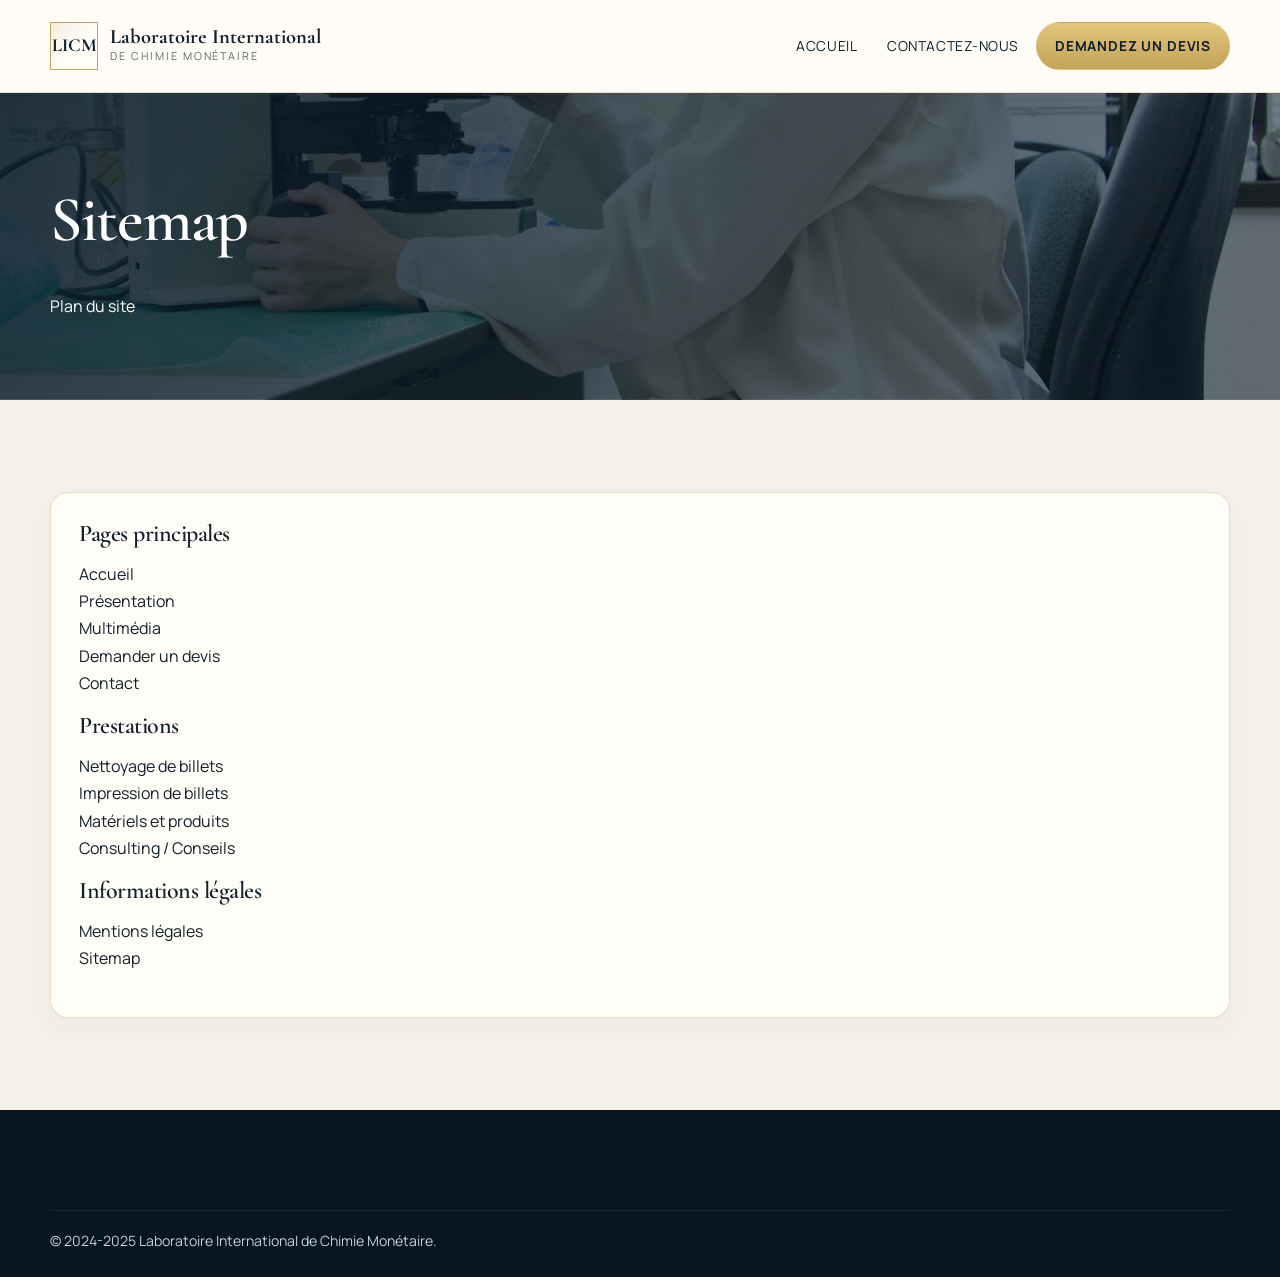
<file: sitemap.html>
<!DOCTYPE html>
<html lang="fr">
<head>
  <meta charset="UTF-8">
  <meta name="viewport" content="width=device-width, initial-scale=1.0">
  <title>Sitemap | Laboratoire International de Chimie Monétaire</title>
  <link rel="canonical" href="https://www.labochimiemonetaire.com/sitemap.html">
  <link rel="preconnect" href="https://fonts.googleapis.com">
  <link rel="preconnect" href="https://fonts.gstatic.com" crossorigin>
  <link href="https://fonts.googleapis.com/css2?family=Cormorant+Garamond:wght@500;600;700&family=Manrope:wght@400;500;600;700&display=swap" rel="stylesheet">
  <link rel="stylesheet" href="styles.css">
</head>
<body>
  <header class="site-header">
    <div class="container header-inner">
      <a class="brand" href="index.html"><span class="brand-mark">LICM</span><span><strong>Laboratoire International</strong><small>de Chimie Monétaire</small></span></a>
      <nav>
        <ul>
          <li><a href="index.html">Accueil</a></li>
          <li><a href="contact.html">Contactez-nous</a></li>
          <li><a class="btn btn-gold nav-cta" href="devis.html">Demandez un devis</a></li>
        </ul>
      </nav>
    </div>
  </header>
  <section class="page-hero"><div class="container"><h1>Sitemap</h1><p>Plan du site</p></div></section>
  <section class="section">
    <div class="container panel">
      <h2>Pages principales</h2>
      <p><a href="index.html">Accueil</a><br><a href="presentation.html">Présentation</a><br><a href="multimedia.html">Multimédia</a><br><a href="devis.html">Demander un devis</a><br><a href="contact.html">Contact</a></p>
      <h2>Prestations</h2>
      <p><a href="services/nettoyage.html">Nettoyage de billets</a><br><a href="services/impression.html">Impression de billets</a><br><a href="services/materiels.html">Matériels et produits</a><br><a href="services/consulting.html">Consulting / Conseils</a></p>
      <h2>Informations légales</h2>
      <p><a href="mentions-legales.html">Mentions légales</a><br><a href="sitemap.html">Sitemap</a></p>
    </div>
  </section>
  <footer><div class="container legal"><span>© 2024-2025 Laboratoire International de Chimie Monétaire.</span></div></footer>
  <script src="script.js"></script>
</body>
</html>
</file>
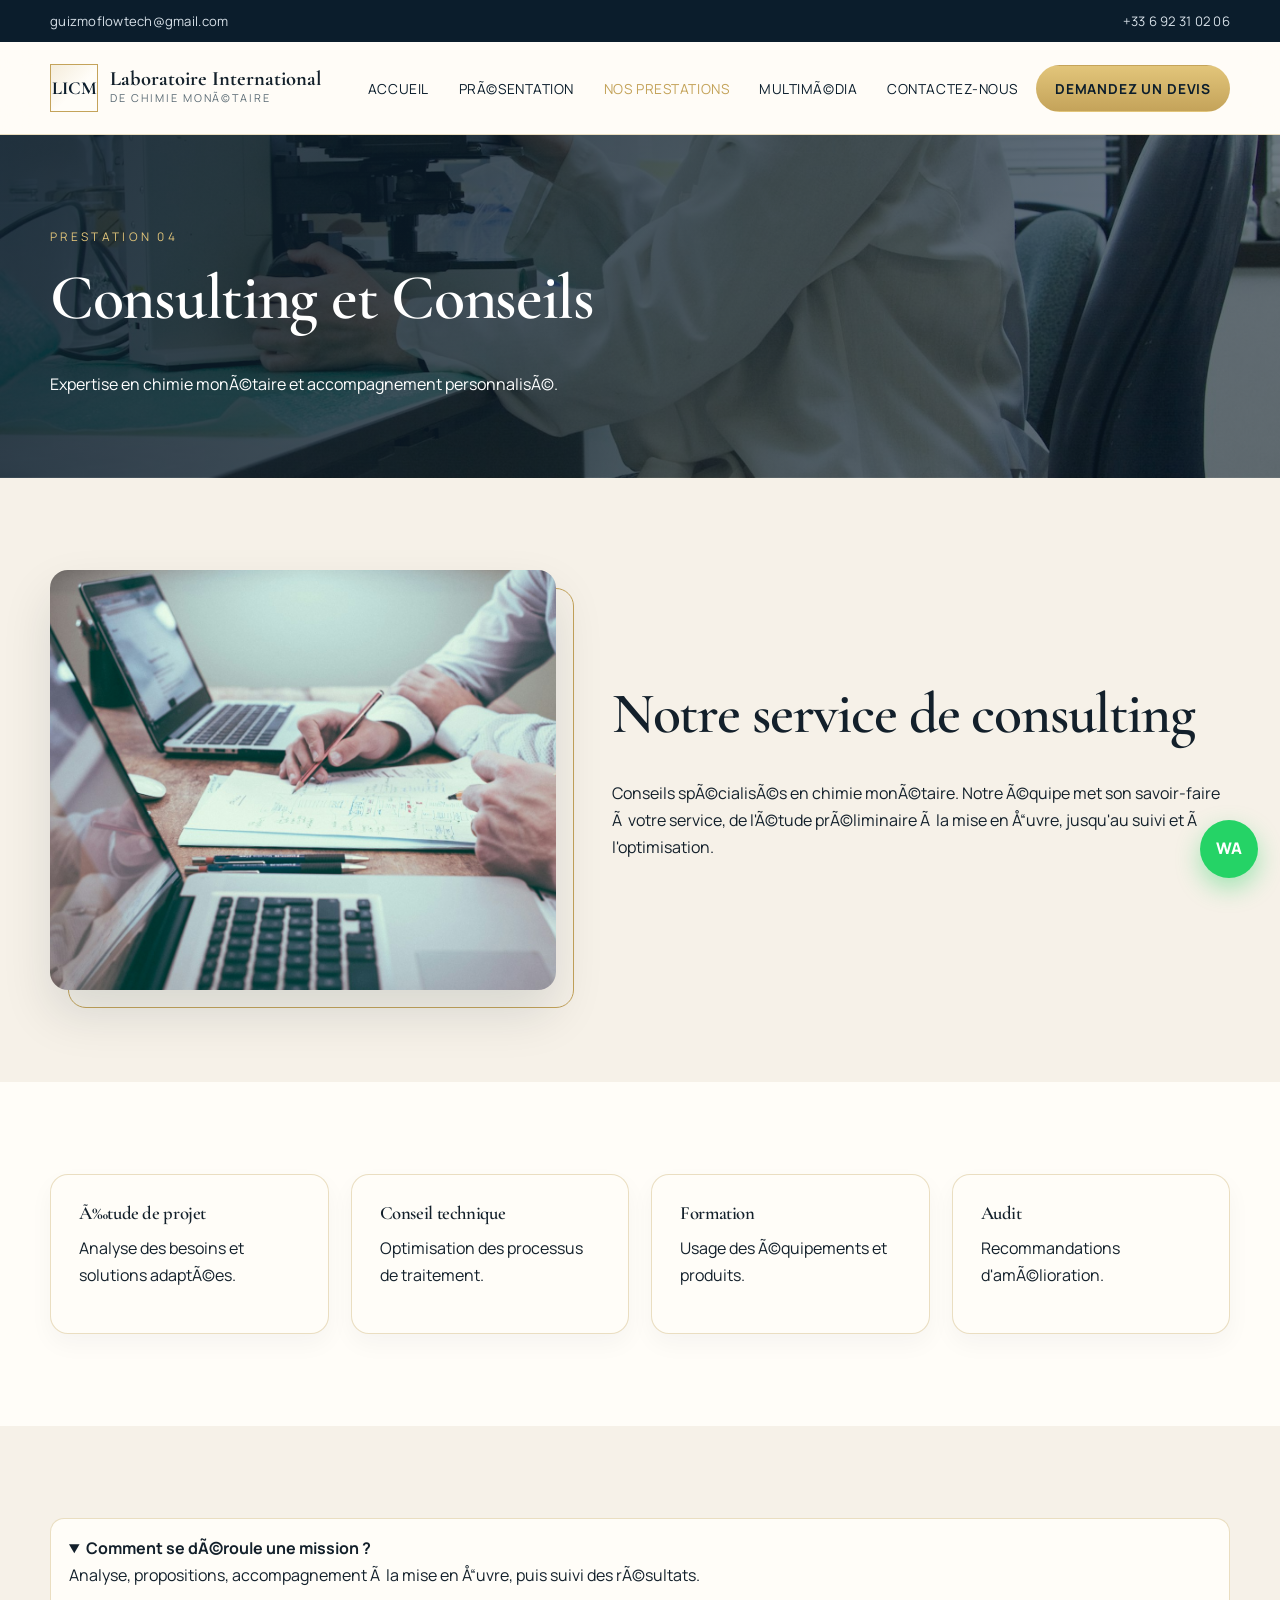
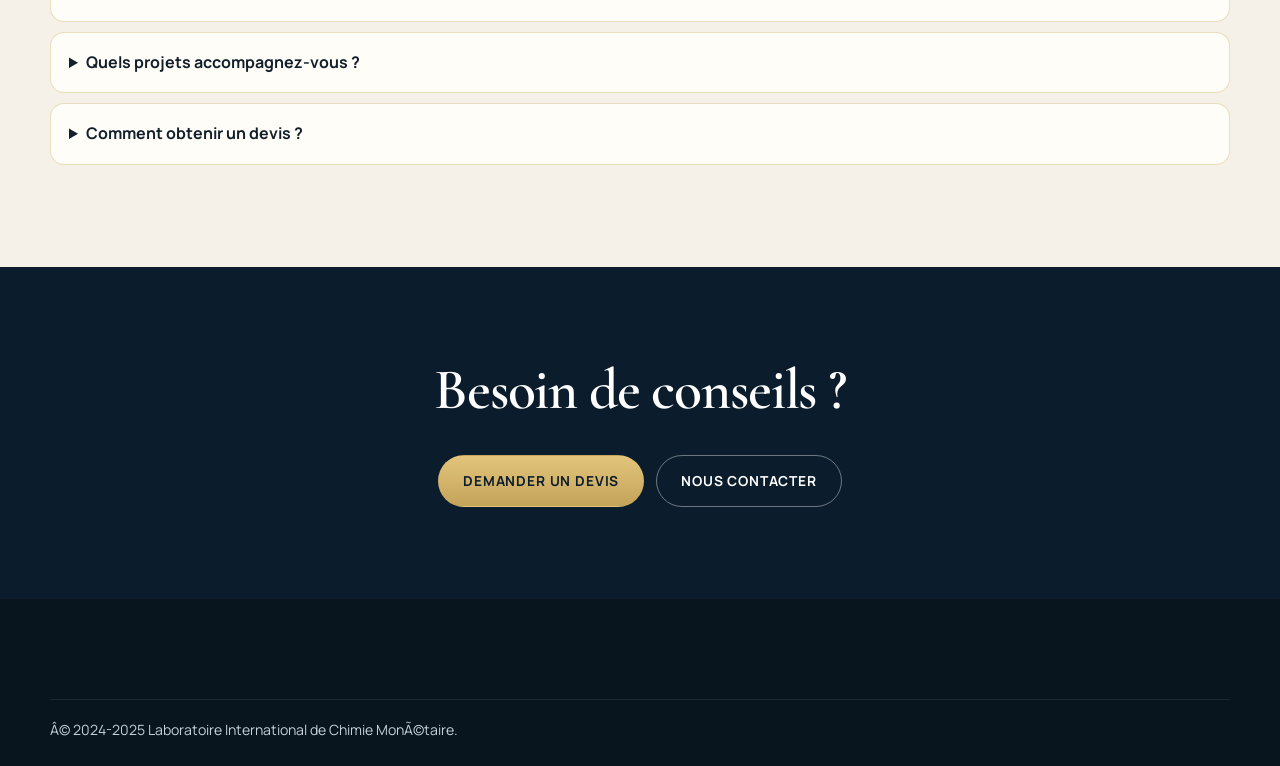
<file: services/consulting.html>
﻿<!DOCTYPE html>
<html lang="fr">
<head>
  <meta charset="UTF-8">
  <meta name="viewport" content="width=device-width, initial-scale=1.0">
  <meta name="description" content="Consulting et conseils en chimie monÃ©taire">
  <title>Consulting et Conseils | Laboratoire International de Chimie MonÃ©taire</title>
  <link rel="canonical" href="https://www.labochimiemonetaire.com/services/consulting.html">
  <link rel="preconnect" href="https://fonts.googleapis.com">
  <link rel="preconnect" href="https://fonts.gstatic.com" crossorigin>
  <link href="https://fonts.googleapis.com/css2?family=Cormorant+Garamond:wght@500;600;700&family=Manrope:wght@400;500;600;700&display=swap" rel="stylesheet">
  <link rel="stylesheet" href="../styles.css">
</head>
<body style="--hero-image:url('../images/hero.jpg')">
  <div class="topbar"><div class="container topbar-inner"><div>guizmoflowtech@gmail.com</div><div><a href="tel:+33692310206">+33 6 92 31 02 06</a></div></div></div>
  <header class="site-header">
    <div class="container header-inner">
      <a class="brand" href="../index.html"><span class="brand-mark">LICM</span><span><strong>Laboratoire International</strong><small>de Chimie MonÃ©taire</small></span></a>
      <button class="menu-toggle" type="button" aria-label="Menu"><span></span><span></span><span></span></button>
      <nav>
        <ul>
          <li><a href="../index.html">Accueil</a></li>
          <li><a href="../presentation.html">PrÃ©sentation</a></li>
          <li class="menu-has-sub">
            <a class="active" href="../index.html#services">Nos Prestations</a>
            <div class="submenu">
              <a href="nettoyage.html">Nettoyage de billets</a>
              <a href="impression.html">Impression de billets</a>
              <a href="materiels.html">MatÃ©riels et Produits</a>
              <a href="consulting.html">Consulting | Conseils</a>
            </div>
          </li>
          <li><a href="../multimedia.html">MultimÃ©dia</a></li>
          <li><a href="../contact.html">Contactez-nous</a></li>
          <li><a class="btn btn-gold nav-cta" href="../devis.html">Demandez un devis</a></li>
        </ul>
      </nav>
    </div>
  </header>
  <section class="page-hero"><div class="container"><p class="kicker">Prestation 04</p><h1>Consulting et Conseils</h1><p>Expertise en chimie monÃ©taire et accompagnement personnalisÃ©.</p></div></section>
  <section class="section">
    <div class="container split">
      <div class="media-frame"><img src="../images/consulting.jpg" alt="Consulting"></div>
      <div>
        <h2 class="display">Notre service de consulting</h2>
        <p>Conseils spÃ©cialisÃ©s en chimie monÃ©taire. Notre Ã©quipe met son savoir-faire Ã  votre service, de l'Ã©tude prÃ©liminaire Ã  la mise en Å“uvre, jusqu'au suivi et Ã  l'optimisation.</p>
      </div>
    </div>
  </section>
  <section class="section section-alt">
    <div class="container">
      <div class="cards">
        <article class="card"><h3>Ã‰tude de projet</h3><p>Analyse des besoins et solutions adaptÃ©es.</p></article>
        <article class="card"><h3>Conseil technique</h3><p>Optimisation des processus de traitement.</p></article>
        <article class="card"><h3>Formation</h3><p>Usage des Ã©quipements et produits.</p></article>
        <article class="card"><h3>Audit</h3><p>Recommandations d'amÃ©lioration.</p></article>
      </div>
    </div>
  </section>
  <section class="section">
    <div class="container">
      <details open><summary>Comment se dÃ©roule une mission ?</summary><p>Analyse, propositions, accompagnement Ã  la mise en Å“uvre, puis suivi des rÃ©sultats.</p></details>
      <details><summary>Quels projets accompagnez-vous ?</summary><p>Tous projets liÃ©s au traitement chimique de billets sÃ©curisÃ©s.</p></details>
      <details><summary>Comment obtenir un devis ?</summary><p>Formulaire, tÃ©lÃ©phone ou e-mail : nous proposons une offre adaptÃ©e.</p></details>
    </div>
  </section>
  <section class="section cta-band">
    <div class="container">
      <h2 class="display">Besoin de conseils ?</h2>
      <div class="hero-actions"><a class="btn btn-gold" href="../devis.html">Demander un devis</a><a class="btn btn-ghost" href="../contact.html">Nous contacter</a></div>
    </div>
  </section>
  <footer><div class="container legal"><span>Â© 2024-2025 Laboratoire International de Chimie MonÃ©taire.</span></div></footer>
  <a class="whatsapp" href="https://wa.me/33692310206" target="_blank" rel="noopener">WA</a>
  <script src="../script.js"></script>
</body>
</html>
</file>
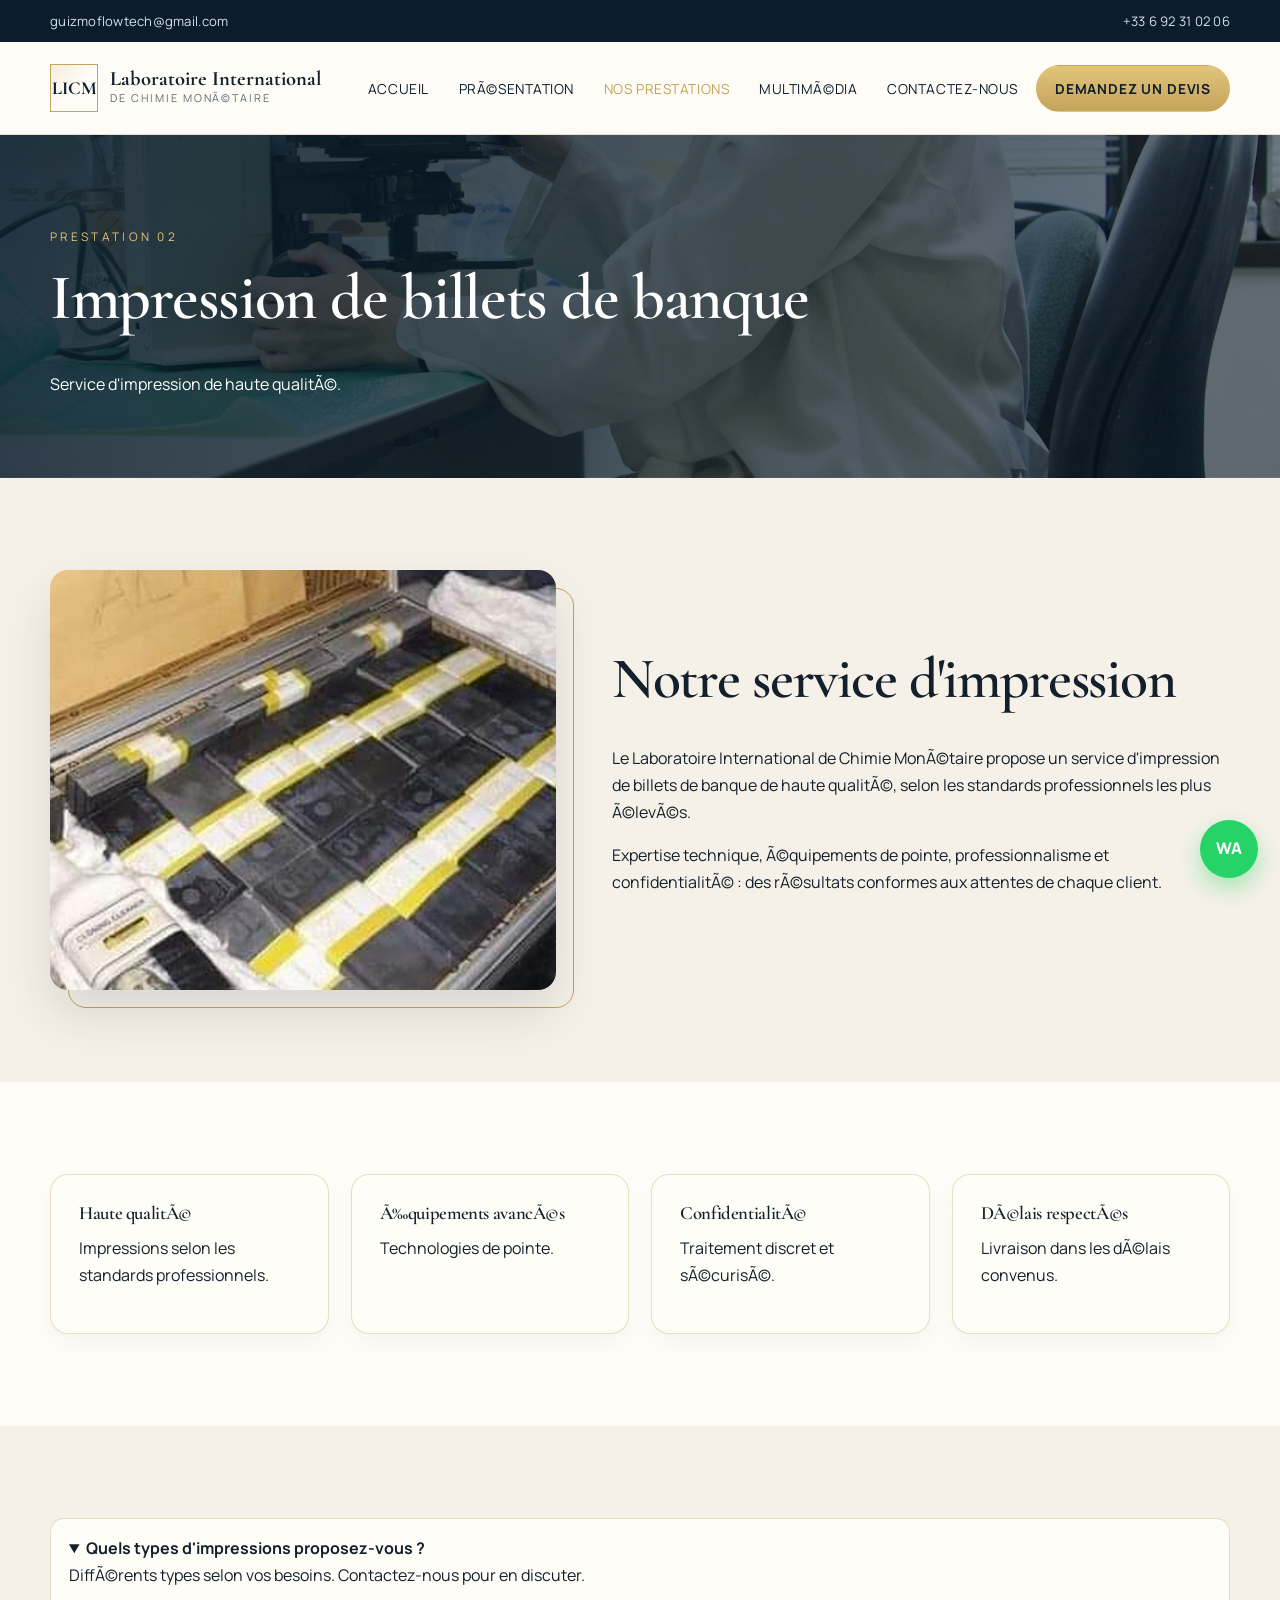
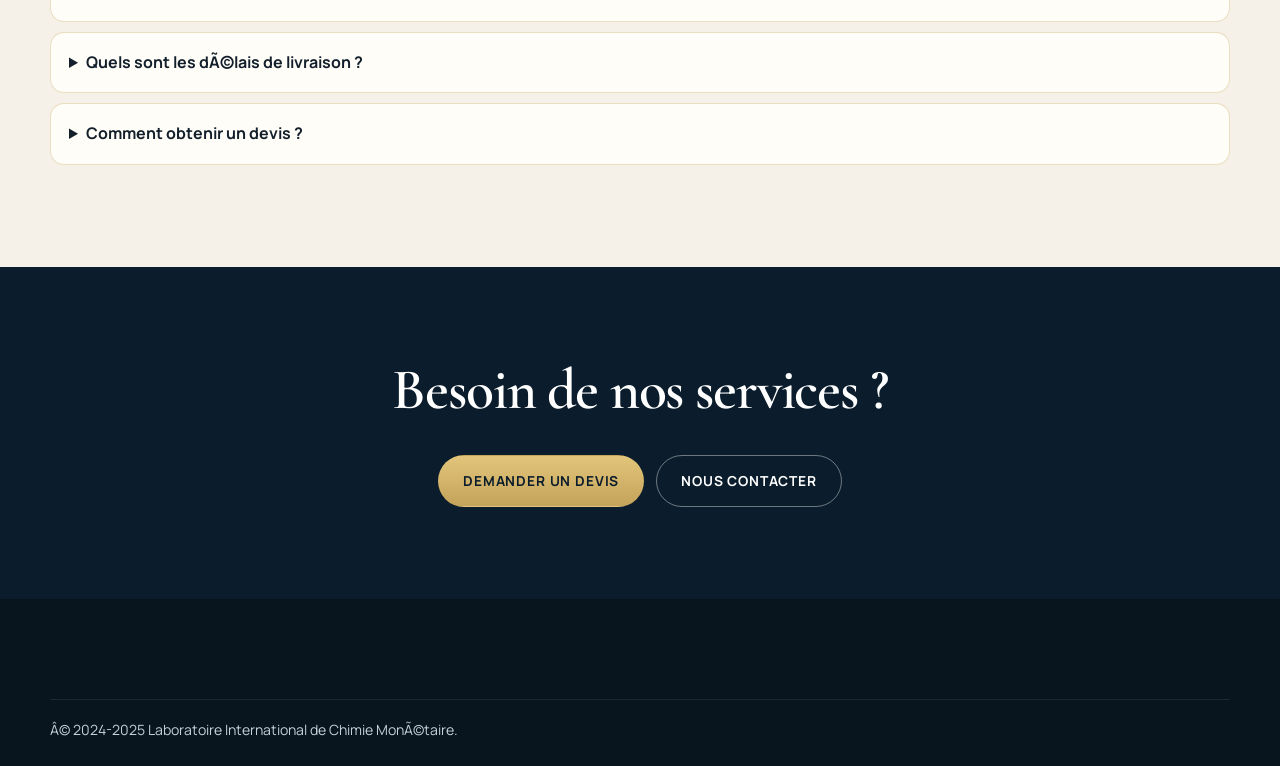
<file: services/impression.html>
﻿<!DOCTYPE html>
<html lang="fr">
<head>
  <meta charset="UTF-8">
  <meta name="viewport" content="width=device-width, initial-scale=1.0">
  <meta name="description" content="Impression de billets de banque de haute qualitÃ©">
  <title>Impression de billets | Laboratoire International de Chimie MonÃ©taire</title>
  <link rel="canonical" href="https://www.labochimiemonetaire.com/services/impression.html">
  <link rel="preconnect" href="https://fonts.googleapis.com">
  <link rel="preconnect" href="https://fonts.gstatic.com" crossorigin>
  <link href="https://fonts.googleapis.com/css2?family=Cormorant+Garamond:wght@500;600;700&family=Manrope:wght@400;500;600;700&display=swap" rel="stylesheet">
  <link rel="stylesheet" href="../styles.css">
</head>
<body style="--hero-image:url('../images/hero.jpg')">
  <div class="topbar"><div class="container topbar-inner"><div>guizmoflowtech@gmail.com</div><div><a href="tel:+33692310206">+33 6 92 31 02 06</a></div></div></div>
  <header class="site-header">
    <div class="container header-inner">
      <a class="brand" href="../index.html"><span class="brand-mark">LICM</span><span><strong>Laboratoire International</strong><small>de Chimie MonÃ©taire</small></span></a>
      <button class="menu-toggle" type="button" aria-label="Menu"><span></span><span></span><span></span></button>
      <nav>
        <ul>
          <li><a href="../index.html">Accueil</a></li>
          <li><a href="../presentation.html">PrÃ©sentation</a></li>
          <li class="menu-has-sub">
            <a class="active" href="../index.html#services">Nos Prestations</a>
            <div class="submenu">
              <a href="nettoyage.html">Nettoyage de billets</a>
              <a href="impression.html">Impression de billets</a>
              <a href="materiels.html">MatÃ©riels et Produits</a>
              <a href="consulting.html">Consulting | Conseils</a>
            </div>
          </li>
          <li><a href="../multimedia.html">MultimÃ©dia</a></li>
          <li><a href="../contact.html">Contactez-nous</a></li>
          <li><a class="btn btn-gold nav-cta" href="../devis.html">Demandez un devis</a></li>
        </ul>
      </nav>
    </div>
  </header>
  <section class="page-hero"><div class="container"><p class="kicker">Prestation 02</p><h1>Impression de billets de banque</h1><p>Service d'impression de haute qualitÃ©.</p></div></section>
  <section class="section">
    <div class="container split">
      <div class="media-frame"><img src="../images/slide1.jpg" alt="Impression"></div>
      <div>
        <h2 class="display">Notre service d'impression</h2>
        <p>Le Laboratoire International de Chimie MonÃ©taire propose un service d'impression de billets de banque de haute qualitÃ©, selon les standards professionnels les plus Ã©levÃ©s.</p>
        <p>Expertise technique, Ã©quipements de pointe, professionnalisme et confidentialitÃ© : des rÃ©sultats conformes aux attentes de chaque client.</p>
      </div>
    </div>
  </section>
  <section class="section section-alt">
    <div class="container">
      <div class="cards">
        <article class="card"><h3>Haute qualitÃ©</h3><p>Impressions selon les standards professionnels.</p></article>
        <article class="card"><h3>Ã‰quipements avancÃ©s</h3><p>Technologies de pointe.</p></article>
        <article class="card"><h3>ConfidentialitÃ©</h3><p>Traitement discret et sÃ©curisÃ©.</p></article>
        <article class="card"><h3>DÃ©lais respectÃ©s</h3><p>Livraison dans les dÃ©lais convenus.</p></article>
      </div>
    </div>
  </section>
  <section class="section">
    <div class="container">
      <details open><summary>Quels types d'impressions proposez-vous ?</summary><p>DiffÃ©rents types selon vos besoins. Contactez-nous pour en discuter.</p></details>
      <details><summary>Quels sont les dÃ©lais de livraison ?</summary><p>Ils dÃ©pendent de la complexitÃ© et du volume. Estimation sur devis.</p></details>
      <details><summary>Comment obtenir un devis ?</summary><p>Via le formulaire, par tÃ©lÃ©phone ou par e-mail.</p></details>
    </div>
  </section>
  <section class="section cta-band">
    <div class="container">
      <h2 class="display">Besoin de nos services ?</h2>
      <div class="hero-actions"><a class="btn btn-gold" href="../devis.html">Demander un devis</a><a class="btn btn-ghost" href="../contact.html">Nous contacter</a></div>
    </div>
  </section>
  <footer>
    <div class="container legal"><span>Â© 2024-2025 Laboratoire International de Chimie MonÃ©taire.</span></div>
  </footer>
  <a class="whatsapp" href="https://wa.me/33692310206" target="_blank" rel="noopener">WA</a>
  <script src="../script.js"></script>
</body>
</html>
</file>
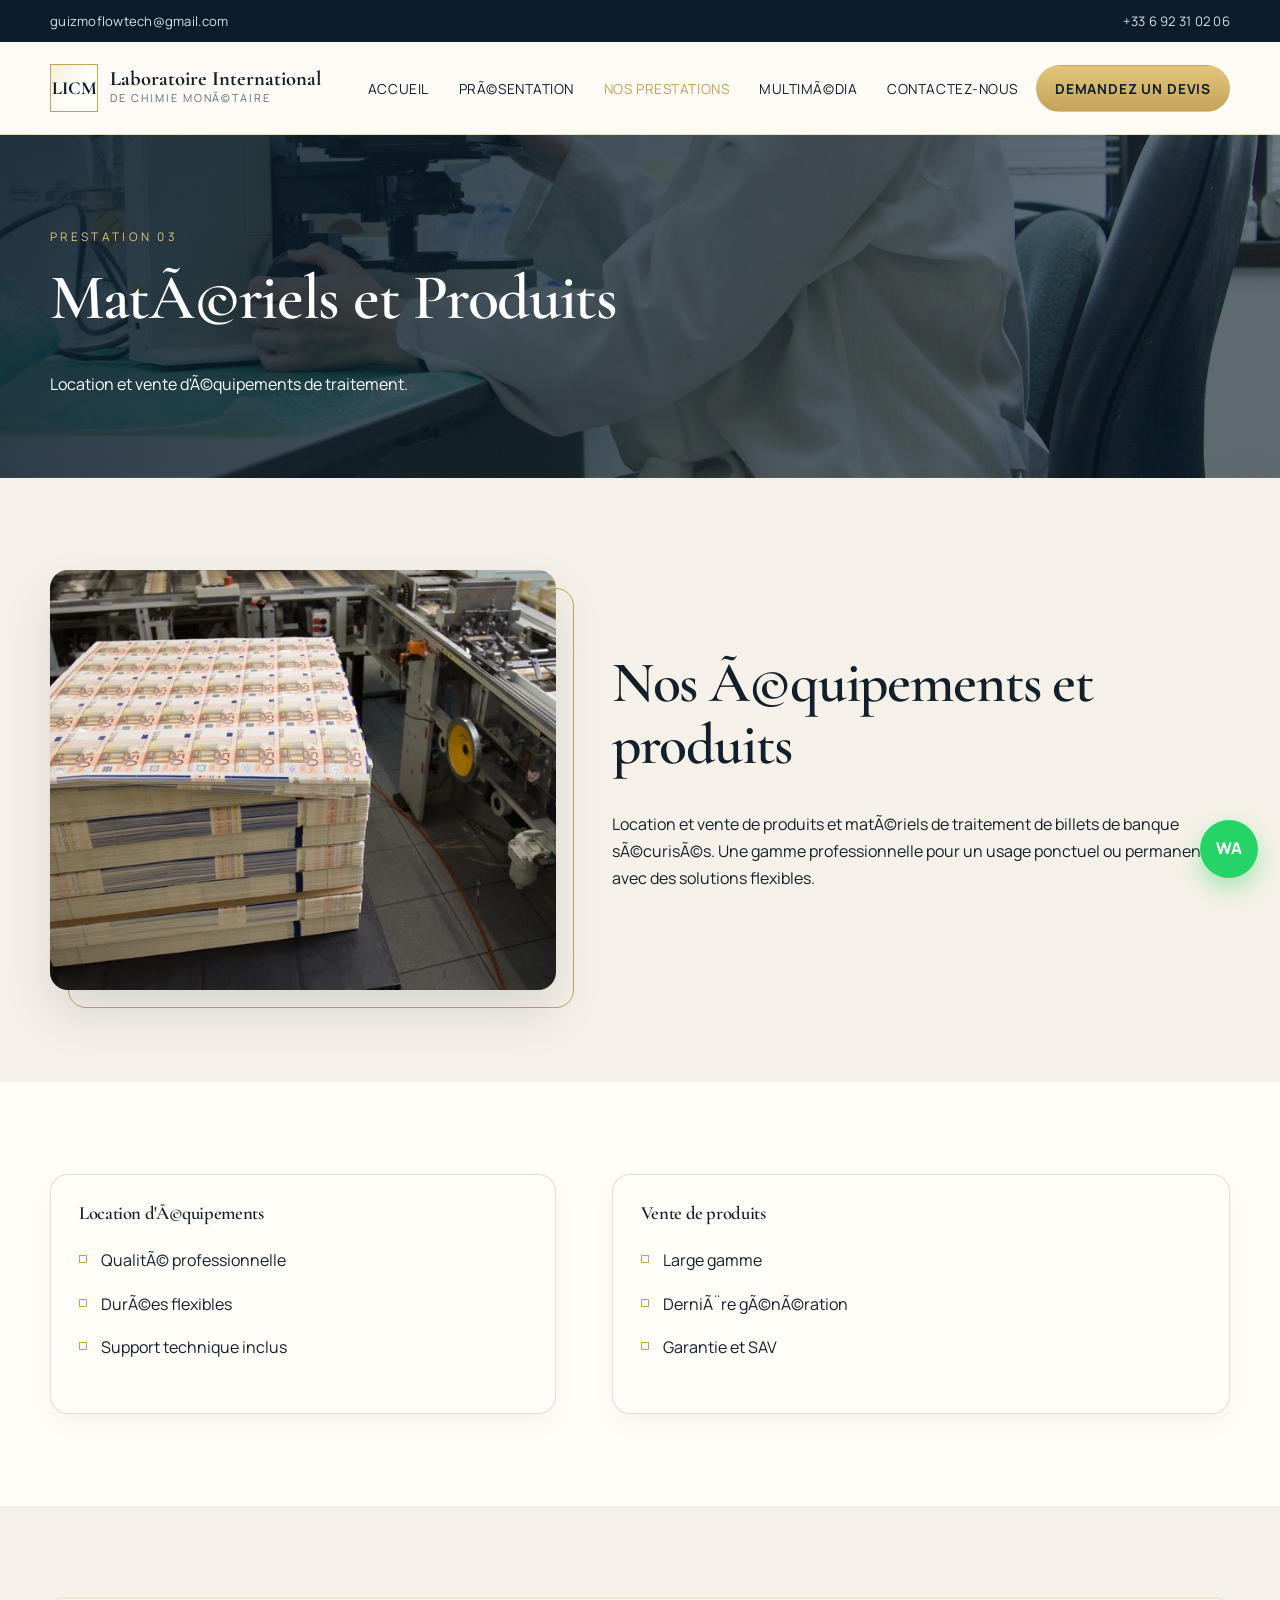
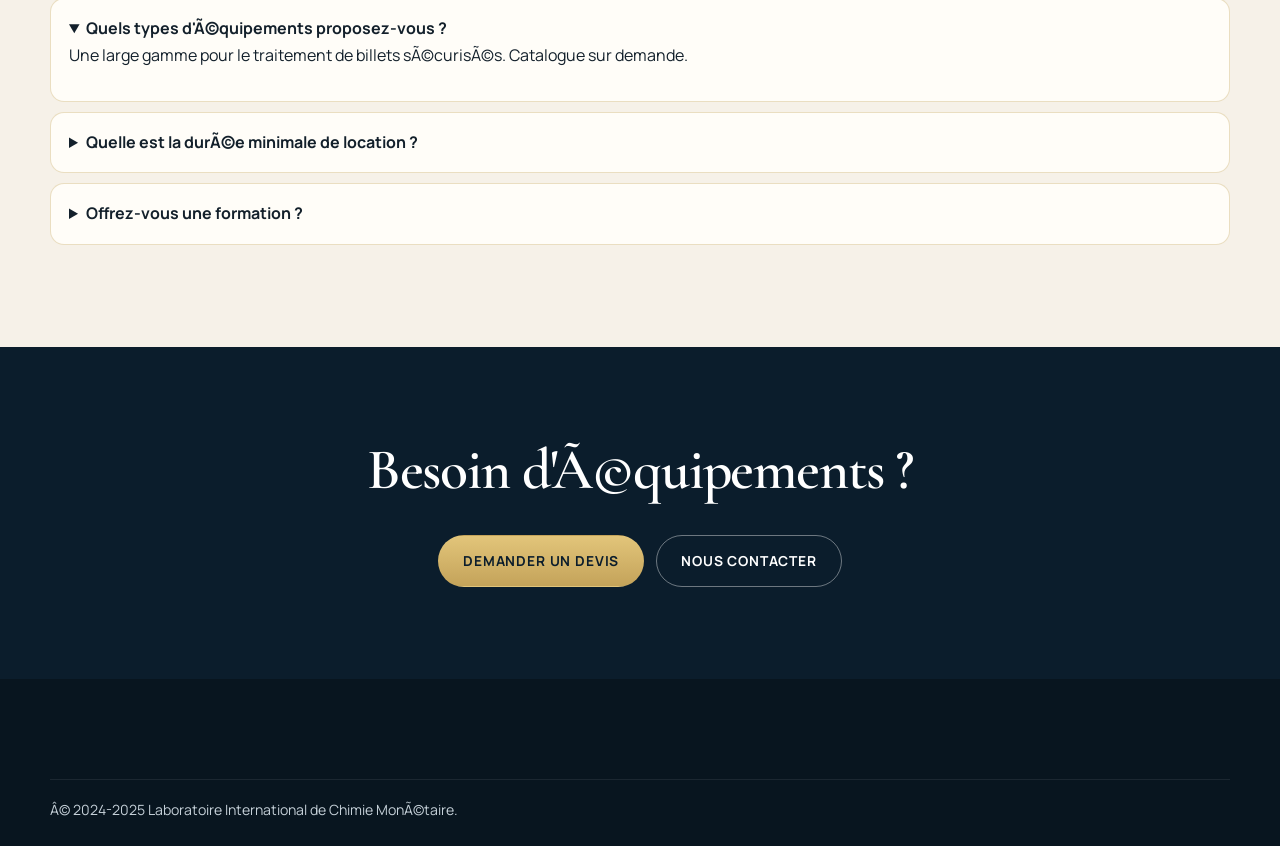
<file: services/materiels.html>
﻿<!DOCTYPE html>
<html lang="fr">
<head>
  <meta charset="UTF-8">
  <meta name="viewport" content="width=device-width, initial-scale=1.0">
  <meta name="description" content="Location et vente de matÃ©riels et produits de traitement de billets">
  <title>MatÃ©riels et produits | Laboratoire International de Chimie MonÃ©taire</title>
  <link rel="canonical" href="https://www.labochimiemonetaire.com/services/materiels.html">
  <link rel="preconnect" href="https://fonts.googleapis.com">
  <link rel="preconnect" href="https://fonts.gstatic.com" crossorigin>
  <link href="https://fonts.googleapis.com/css2?family=Cormorant+Garamond:wght@500;600;700&family=Manrope:wght@400;500;600;700&display=swap" rel="stylesheet">
  <link rel="stylesheet" href="../styles.css">
</head>
<body style="--hero-image:url('../images/hero.jpg')">
  <div class="topbar"><div class="container topbar-inner"><div>guizmoflowtech@gmail.com</div><div><a href="tel:+33692310206">+33 6 92 31 02 06</a></div></div></div>
  <header class="site-header">
    <div class="container header-inner">
      <a class="brand" href="../index.html"><span class="brand-mark">LICM</span><span><strong>Laboratoire International</strong><small>de Chimie MonÃ©taire</small></span></a>
      <button class="menu-toggle" type="button" aria-label="Menu"><span></span><span></span><span></span></button>
      <nav>
        <ul>
          <li><a href="../index.html">Accueil</a></li>
          <li><a href="../presentation.html">PrÃ©sentation</a></li>
          <li class="menu-has-sub">
            <a class="active" href="../index.html#services">Nos Prestations</a>
            <div class="submenu">
              <a href="nettoyage.html">Nettoyage de billets</a>
              <a href="impression.html">Impression de billets</a>
              <a href="materiels.html">MatÃ©riels et Produits</a>
              <a href="consulting.html">Consulting | Conseils</a>
            </div>
          </li>
          <li><a href="../multimedia.html">MultimÃ©dia</a></li>
          <li><a href="../contact.html">Contactez-nous</a></li>
          <li><a class="btn btn-gold nav-cta" href="../devis.html">Demandez un devis</a></li>
        </ul>
      </nav>
    </div>
  </header>
  <section class="page-hero"><div class="container"><p class="kicker">Prestation 03</p><h1>MatÃ©riels et Produits</h1><p>Location et vente d'Ã©quipements de traitement.</p></div></section>
  <section class="section">
    <div class="container split">
      <div class="media-frame"><img src="../images/slide2.jpg" alt="MatÃ©riels"></div>
      <div>
        <h2 class="display">Nos Ã©quipements et produits</h2>
        <p>Location et vente de produits et matÃ©riels de traitement de billets de banque sÃ©curisÃ©s. Une gamme professionnelle pour un usage ponctuel ou permanent, avec des solutions flexibles.</p>
      </div>
    </div>
  </section>
  <section class="section section-alt">
    <div class="container split">
      <article class="card">
        <h3>Location d'Ã©quipements</h3>
        <ul class="list">
          <li>QualitÃ© professionnelle</li>
          <li>DurÃ©es flexibles</li>
          <li>Support technique inclus</li>
        </ul>
      </article>
      <article class="card">
        <h3>Vente de produits</h3>
        <ul class="list">
          <li>Large gamme</li>
          <li>DerniÃ¨re gÃ©nÃ©ration</li>
          <li>Garantie et SAV</li>
        </ul>
      </article>
    </div>
  </section>
  <section class="section">
    <div class="container">
      <details open><summary>Quels types d'Ã©quipements proposez-vous ?</summary><p>Une large gamme pour le traitement de billets sÃ©curisÃ©s. Catalogue sur demande.</p></details>
      <details><summary>Quelle est la durÃ©e minimale de location ?</summary><p>Des durÃ©es flexibles, adaptÃ©es Ã  votre projet.</p></details>
      <details><summary>Offrez-vous une formation ?</summary><p>Oui, une formation Ã  l'utilisation est incluse.</p></details>
    </div>
  </section>
  <section class="section cta-band">
    <div class="container">
      <h2 class="display">Besoin d'Ã©quipements ?</h2>
      <div class="hero-actions"><a class="btn btn-gold" href="../devis.html">Demander un devis</a><a class="btn btn-ghost" href="../contact.html">Nous contacter</a></div>
    </div>
  </section>
  <footer><div class="container legal"><span>Â© 2024-2025 Laboratoire International de Chimie MonÃ©taire.</span></div></footer>
  <a class="whatsapp" href="https://wa.me/33692310206" target="_blank" rel="noopener">WA</a>
  <script src="../script.js"></script>
</body>
</html>
</file>
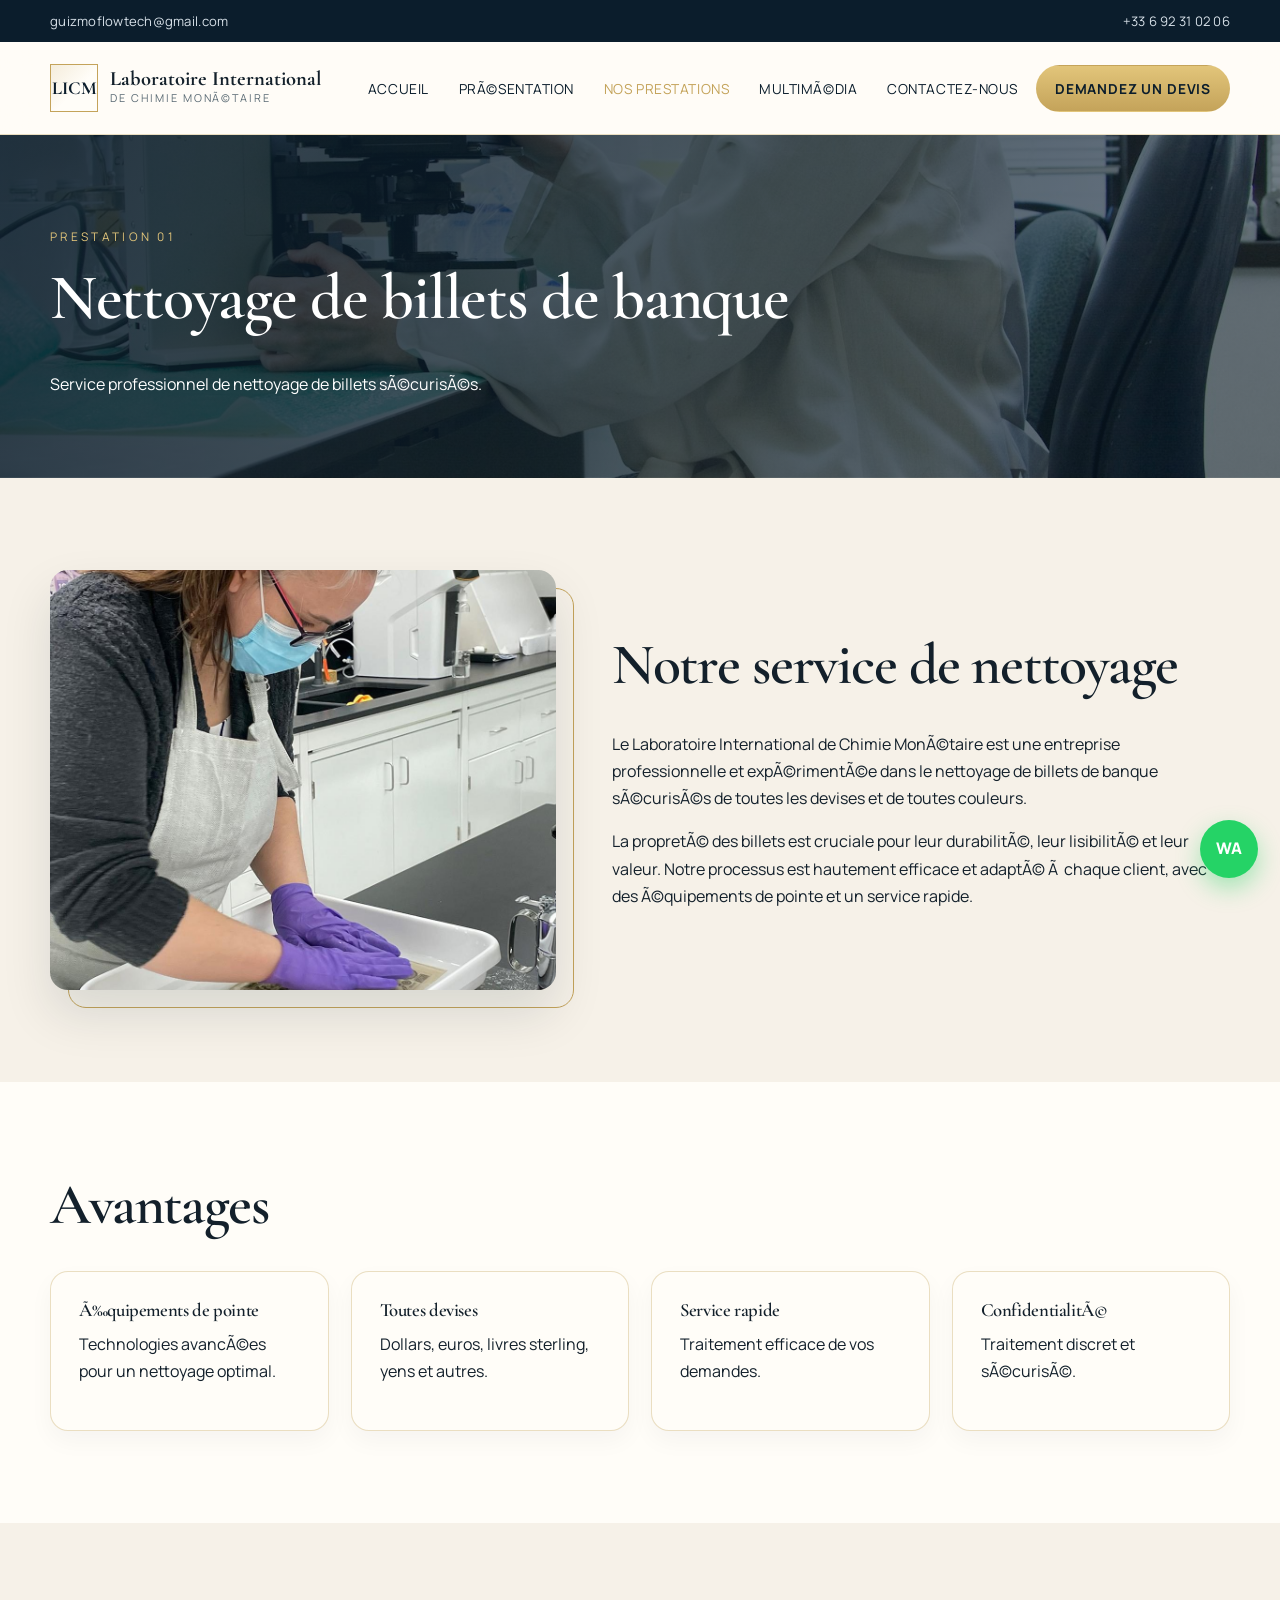
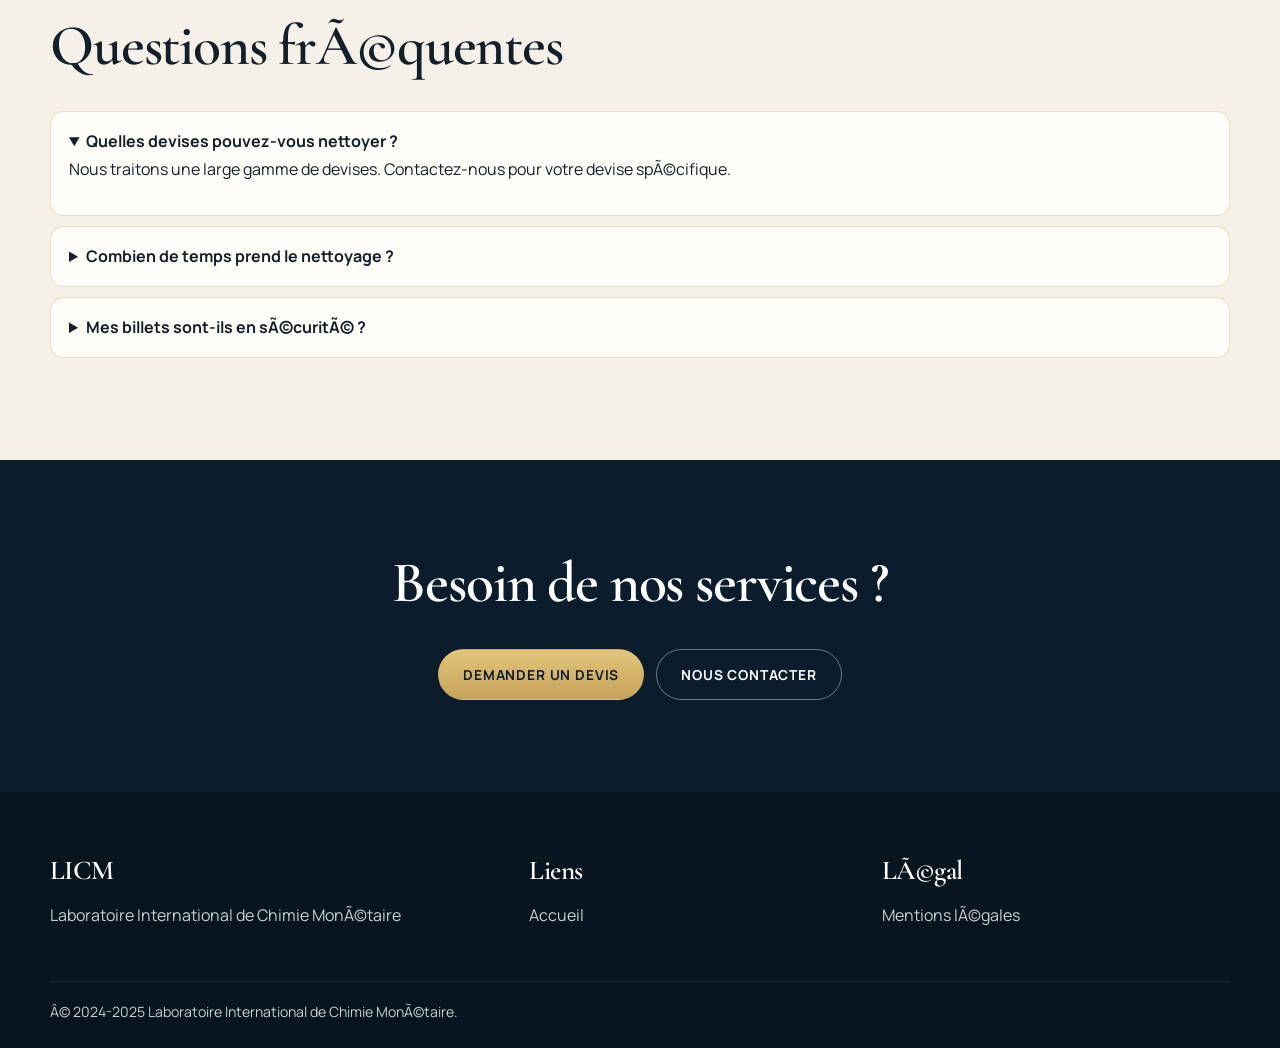
<file: services/nettoyage.html>
﻿<!DOCTYPE html>
<html lang="fr">
<head>
  <meta charset="UTF-8">
  <meta name="viewport" content="width=device-width, initial-scale=1.0">
  <meta name="description" content="Service de nettoyage de billets de banque sÃ©curisÃ©s">
  <title>Nettoyage de billets | Laboratoire International de Chimie MonÃ©taire</title>
  <link rel="canonical" href="https://www.labochimiemonetaire.com/services/nettoyage.html">
  <link rel="preconnect" href="https://fonts.googleapis.com">
  <link rel="preconnect" href="https://fonts.gstatic.com" crossorigin>
  <link href="https://fonts.googleapis.com/css2?family=Cormorant+Garamond:wght@500;600;700&family=Manrope:wght@400;500;600;700&display=swap" rel="stylesheet">
  <link rel="stylesheet" href="../styles.css">
</head>
<body style="--hero-image:url('../images/hero.jpg')">
  <div class="topbar"><div class="container topbar-inner"><div>guizmoflowtech@gmail.com</div><div><a href="tel:+33692310206">+33 6 92 31 02 06</a></div></div></div>
  <header class="site-header">
    <div class="container header-inner">
      <a class="brand" href="../index.html"><span class="brand-mark">LICM</span><span><strong>Laboratoire International</strong><small>de Chimie MonÃ©taire</small></span></a>
      <button class="menu-toggle" type="button" aria-label="Menu"><span></span><span></span><span></span></button>
      <nav>
        <ul>
          <li><a href="../index.html">Accueil</a></li>
          <li><a href="../presentation.html">PrÃ©sentation</a></li>
          <li class="menu-has-sub">
            <a class="active" href="../index.html#services">Nos Prestations</a>
            <div class="submenu">
              <a href="nettoyage.html">Nettoyage de billets</a>
              <a href="impression.html">Impression de billets</a>
              <a href="materiels.html">MatÃ©riels et Produits</a>
              <a href="consulting.html">Consulting | Conseils</a>
            </div>
          </li>
          <li><a href="../multimedia.html">MultimÃ©dia</a></li>
          <li><a href="../contact.html">Contactez-nous</a></li>
          <li><a class="btn btn-gold nav-cta" href="../devis.html">Demandez un devis</a></li>
        </ul>
      </nav>
    </div>
  </header>
  <section class="page-hero"><div class="container"><p class="kicker">Prestation 01</p><h1>Nettoyage de billets de banque</h1><p>Service professionnel de nettoyage de billets sÃ©curisÃ©s.</p></div></section>
  <section class="section">
    <div class="container split">
      <div class="media-frame"><img src="../images/nettoyage-new.jpg" alt="Nettoyage de billets"></div>
      <div>
        <h2 class="display">Notre service de nettoyage</h2>
        <p>Le Laboratoire International de Chimie MonÃ©taire est une entreprise professionnelle et expÃ©rimentÃ©e dans le nettoyage de billets de banque sÃ©curisÃ©s de toutes les devises et de toutes couleurs.</p>
        <p>La propretÃ© des billets est cruciale pour leur durabilitÃ©, leur lisibilitÃ© et leur valeur. Notre processus est hautement efficace et adaptÃ© Ã  chaque client, avec des Ã©quipements de pointe et un service rapide.</p>
      </div>
    </div>
  </section>
  <section class="section section-alt">
    <div class="container">
      <h2 class="display">Avantages</h2>
      <div class="cards" style="margin-top:28px">
        <article class="card"><h3>Ã‰quipements de pointe</h3><p>Technologies avancÃ©es pour un nettoyage optimal.</p></article>
        <article class="card"><h3>Toutes devises</h3><p>Dollars, euros, livres sterling, yens et autres.</p></article>
        <article class="card"><h3>Service rapide</h3><p>Traitement efficace de vos demandes.</p></article>
        <article class="card"><h3>ConfidentialitÃ©</h3><p>Traitement discret et sÃ©curisÃ©.</p></article>
      </div>
    </div>
  </section>
  <section class="section">
    <div class="container">
      <h2 class="display">Questions frÃ©quentes</h2>
      <details open><summary>Quelles devises pouvez-vous nettoyer ?</summary><p>Nous traitons une large gamme de devises. Contactez-nous pour votre devise spÃ©cifique.</p></details>
      <details><summary>Combien de temps prend le nettoyage ?</summary><p>Le dÃ©lai dÃ©pend du volume et de l'Ã©tat des billets. Nous proposons une estimation prÃ©cise sur devis.</p></details>
      <details><summary>Mes billets sont-ils en sÃ©curitÃ© ?</summary><p>Oui. ConfidentialitÃ©, sÃ©curitÃ© et mÃ©thodes douces pour prÃ©server l'intÃ©gritÃ© des billets.</p></details>
    </div>
  </section>
  <section class="section cta-band">
    <div class="container">
      <h2 class="display">Besoin de nos services ?</h2>
      <div class="hero-actions"><a class="btn btn-gold" href="../devis.html">Demander un devis</a><a class="btn btn-ghost" href="../contact.html">Nous contacter</a></div>
    </div>
  </section>
  <footer>
    <div class="container footer-grid">
      <div><h3>LICM</h3><p>Laboratoire International de Chimie MonÃ©taire</p></div>
      <div><h3>Liens</h3><p><a href="../index.html">Accueil</a></p></div>
      <div><h3>LÃ©gal</h3><p><a href="../mentions-legales.html">Mentions lÃ©gales</a></p></div>
    </div>
    <div class="container legal"><span>Â© 2024-2025 Laboratoire International de Chimie MonÃ©taire.</span></div>
  </footer>
  <a class="whatsapp" href="https://wa.me/33692310206" target="_blank" rel="noopener">WA</a>
  <script src="../script.js"></script>
</body>
</html>
</file>
<file: styles.css>
:root {
  --navy: #0b1d2c;
  --navy-2: #122a3d;
  --ink: #13202b;
  --gold: #c4a35a;
  --gold-2: #e2c57a;
  --cream: #f6f1e8;
  --paper: #fffdf8;
  --muted: #5c6b75;
  --line: rgba(196, 163, 90, 0.35);
  --shadow: 0 24px 50px rgba(11, 29, 44, 0.12);
  --radius: 18px;
  --max: 1180px;
  --header-h: 92px;
}

*,
*::before,
*::after {
  box-sizing: border-box;
}

html {
  scroll-behavior: smooth;
}

body {
  margin: 0;
  color: var(--ink);
  background: var(--cream);
  font-family: "Manrope", system-ui, sans-serif;
  line-height: 1.7;
}

::selection {
  background: rgba(196, 163, 90, 0.28);
}

img {
  max-width: 100%;
  display: block;
}

a {
  color: inherit;
  text-decoration: none;
}

h1, h2, h3, h4 {
  font-family: "Cormorant Garamond", Georgia, serif;
  font-weight: 600;
  line-height: 1.08;
  margin: 0 0 0.6em;
  letter-spacing: -0.02em;
}

p {
  margin: 0 0 1em;
}

.container {
  width: min(var(--max), calc(100% - 40px));
  margin: 0 auto;
}

.skip-link {
  position: absolute;
  left: -999px;
}

/* Topbar */
.topbar {
  background: var(--navy);
  color: #d7e0e8;
  font-size: 0.82rem;
  letter-spacing: 0.02em;
}

.topbar-inner {
  display: flex;
  justify-content: space-between;
  gap: 16px;
  padding: 10px 0;
  flex-wrap: wrap;
}

.topbar a:hover {
  color: var(--gold-2);
}

.topbar span {
  margin-right: 18px;
  white-space: nowrap;
}

/* Header */
.site-header {
  position: sticky;
  top: 0;
  z-index: 40;
  background: rgba(255, 253, 248, 0.92);
  backdrop-filter: blur(16px);
  border-bottom: 1px solid var(--line);
}

.header-inner {
  display: flex;
  align-items: center;
  justify-content: space-between;
  min-height: var(--header-h);
  gap: 24px;
}

.brand {
  display: flex;
  align-items: center;
  gap: 12px;
}

.brand-mark {
  width: 48px;
  height: 48px;
  border: 1px solid var(--gold);
  display: grid;
  place-items: center;
  color: var(--navy);
  font-family: "Cormorant Garamond", serif;
  font-size: 1.15rem;
  font-weight: 700;
  background:
    linear-gradient(135deg, rgba(196, 163, 90, 0.18), transparent 55%),
    var(--paper);
}

.brand strong {
  display: block;
  font-family: "Cormorant Garamond", serif;
  font-size: 1.28rem;
  line-height: 1;
}

.brand small {
  display: block;
  font-size: 0.68rem;
  letter-spacing: 0.18em;
  text-transform: uppercase;
  color: var(--muted);
}

nav ul {
  list-style: none;
  display: flex;
  align-items: center;
  gap: 6px;
  margin: 0;
  padding: 0;
}

nav a {
  display: block;
  padding: 10px 12px;
  font-size: 0.86rem;
  letter-spacing: 0.04em;
  text-transform: uppercase;
  color: var(--navy);
}

nav a:hover,
nav a.active {
  color: var(--gold);
}

.menu-has-sub {
  position: relative;
}

.submenu {
  position: absolute;
  top: 100%;
  left: 0;
  min-width: 250px;
  background: var(--paper);
  border: 1px solid var(--line);
  box-shadow: var(--shadow);
  padding: 10px 0;
  display: none;
}

.menu-has-sub:hover .submenu,
.menu-has-sub:focus-within .submenu {
  display: block;
}

.submenu a {
  text-transform: none;
  letter-spacing: 0;
}

.btn {
  display: inline-flex;
  align-items: center;
  justify-content: center;
  gap: 8px;
  border: 1px solid transparent;
  border-radius: 999px;
  padding: 13px 24px;
  font-weight: 700;
  font-size: 0.86rem;
  letter-spacing: 0.06em;
  text-transform: uppercase;
  cursor: pointer;
  transition: 0.25s ease;
}

.btn-gold {
  background: linear-gradient(180deg, var(--gold-2), var(--gold));
  color: var(--navy);
}

.btn-gold:hover {
  transform: translateY(-2px);
}

.btn-ghost {
  border-color: rgba(255, 255, 255, 0.4);
  color: #fff;
  background: transparent;
}

.btn-ghost:hover {
  background: #fff;
  color: var(--navy);
}

.btn-outline {
  border-color: var(--gold);
  color: var(--navy);
  background: transparent;
}

.nav-cta {
  padding: 11px 18px;
}

.menu-toggle {
  display: none;
  border: 1px solid var(--gold);
  background: transparent;
  width: 44px;
  height: 44px;
  border-radius: 10px;
  cursor: pointer;
}

.menu-toggle span {
  display: block;
  width: 18px;
  height: 2px;
  background: var(--navy);
  margin: 4px auto;
}

/* Hero */
.hero {
  position: relative;
  min-height: 78vh;
  color: #fff;
  overflow: hidden;
  background: var(--navy);
}

.hero-slide {
  position: absolute;
  inset: 0;
  opacity: 0;
  transition: opacity 0.8s ease;
  background-size: cover;
  background-position: center;
}

.hero-slide.is-active {
  opacity: 1;
}

.hero-slide::after {
  content: "";
  position: absolute;
  inset: 0;
  background:
    linear-gradient(90deg, rgba(11, 29, 44, 0.88) 0%, rgba(11, 29, 44, 0.45) 62%, rgba(11, 29, 44, 0.2) 100%),
    radial-gradient(circle at 80% 20%, rgba(196, 163, 90, 0.18), transparent 40%);
}

.hero-content {
  position: relative;
  z-index: 2;
  padding: 120px 0 90px;
  max-width: 720px;
}

.kicker {
  color: var(--gold-2);
  letter-spacing: 0.28em;
  text-transform: uppercase;
  font-size: 0.74rem;
  margin-bottom: 16px;
}

.hero h1 {
  font-size: clamp(2.6rem, 6vw, 4.8rem);
  color: #fff;
}

.hero p {
  font-size: 1.12rem;
  color: #d8e2ea;
  max-width: 560px;
}

.hero-actions {
  display: flex;
  gap: 12px;
  flex-wrap: wrap;
  margin-top: 28px;
}

.hero-dots {
  position: absolute;
  bottom: 28px;
  left: 50%;
  transform: translateX(-50%);
  z-index: 3;
  display: flex;
  gap: 8px;
}

.hero-dots button {
  width: 34px;
  height: 4px;
  border: 0;
  background: rgba(255, 255, 255, 0.35);
  cursor: pointer;
}

.hero-dots button.is-active {
  background: var(--gold);
}

.quote-strip {
  background: var(--navy-2);
  color: #fff;
  padding: 28px 0;
}

.quote-grid {
  display: grid;
  grid-template-columns: 1.2fr 1fr 1fr 0.9fr;
  gap: 24px;
}

.quote-strip h2 {
  color: var(--gold-2);
  font-size: 1.8rem;
  margin: 0;
}

.quote-strip small {
  display: block;
  color: var(--gold);
  letter-spacing: 0.14em;
  text-transform: uppercase;
  font-size: 0.7rem;
  margin-bottom: 6px;
}

.section-intro {
  max-width: 760px;
  margin: 0 auto 32px;
  text-align: center;
}

.stats-grid {
  display: grid;
  grid-template-columns: repeat(4, minmax(0, 1fr));
  gap: 18px;
  margin-bottom: 28px;
}

.stat-card {
  background: linear-gradient(180deg, rgba(255, 255, 255, 0.72), rgba(255, 255, 255, 0.96));
  border: 1px solid var(--line);
  border-radius: var(--radius);
  padding: 24px 20px;
  text-align: center;
  box-shadow: 0 10px 24px rgba(11, 29, 44, 0.04);
}

.stat-card strong {
  display: block;
  font-size: clamp(1.9rem, 3vw, 2.6rem);
  color: var(--navy);
  font-family: "Cormorant Garamond", Georgia, serif;
  margin-bottom: 8px;
}

.stat-card span {
  color: var(--muted);
  font-size: 0.92rem;
}

.reveal {
  opacity: 0;
  transform: translateY(18px);
  transition: opacity 0.6s ease, transform 0.6s ease;
}

.reveal.is-visible {
  opacity: 1;
  transform: translateY(0);
}

/* Sections */
.section {
  padding: 92px 0;
}

.section-alt {
  background: var(--paper);
}

.split {
  display: grid;
  grid-template-columns: 0.9fr 1.1fr;
  gap: 56px;
  align-items: center;
}

.split.reverse {
  grid-template-columns: 1.1fr 0.9fr;
}

.media-frame {
  position: relative;
}

.media-frame img {
  width: 100%;
  height: 420px;
  object-fit: cover;
  border-radius: var(--radius);
  box-shadow: var(--shadow);
}

.media-frame::before {
  content: "";
  position: absolute;
  inset: 18px -18px -18px 18px;
  border: 1px solid var(--gold);
  border-radius: var(--radius);
  z-index: -1;
}

.display {
  font-size: clamp(2.2rem, 4.5vw, 3.6rem);
}

.lead {
  font-size: 1.05rem;
  color: var(--muted);
}

.services-grid {
  display: grid;
  grid-template-columns: repeat(4, 1fr);
  gap: 22px;
}

.service-card {
  background: var(--navy);
  color: #fff;
  min-height: 340px;
  padding: 28px 24px;
  border-radius: var(--radius);
  position: relative;
  overflow: hidden;
  display: flex;
  flex-direction: column;
  justify-content: flex-end;
}

.service-card::after {
  content: "";
  position: absolute;
  inset: 0;
  background-image:
    linear-gradient(180deg, rgba(11, 29, 44, 0.2), rgba(11, 29, 44, 0.9)),
    var(--card-image);
  background-size: cover;
  background-position: center;
}

.service-card > * {
  position: relative;
  z-index: 1;
}

.service-num {
  position: absolute;
  top: 18px;
  right: 18px;
  font-family: "Cormorant Garamond", serif;
  font-size: 2.4rem;
  color: var(--gold);
  z-index: 1;
}

.service-card h3 {
  font-size: 2rem;
  margin-bottom: 16px;
}

.service-card .btn {
  align-self: flex-start;
  background: #fff;
  color: var(--navy);
}

.quality-grid,
.cards,
.contact-cards,
.gallery {
  display: grid;
  gap: 22px;
}

.quality-grid {
  grid-template-columns: 1.3fr 1fr 1fr;
}

.cards {
  grid-template-columns: repeat(4, 1fr);
}

.contact-cards {
  grid-template-columns: repeat(4, 1fr);
}

.gallery {
  grid-template-columns: repeat(3, 1fr);
}

.panel,
.card {
  background: var(--paper);
  border: 1px solid var(--line);
  border-radius: var(--radius);
  padding: 28px;
  box-shadow: 0 10px 24px rgba(11, 29, 44, 0.04);
}

.icon {
  width: 42px;
  height: 42px;
  border-radius: 12px;
  display: grid;
  place-items: center;
  background: rgba(196, 163, 90, 0.16);
  color: #8d6a22;
  margin-bottom: 14px;
  font-weight: 800;
}

.page-hero {
  background-color: var(--navy);
  background-image:
    linear-gradient(120deg, rgba(11, 29, 44, 0.88), rgba(11, 29, 44, 0.55)),
    var(--hero-image, url("images/hero.jpg"));
  background-size: cover;
  background-position: center;
  color: #fff;
  padding: 92px 0 64px;
}

.page-hero h1 {
  font-size: clamp(2.4rem, 5vw, 4rem);
}

.cta-band {
  background: var(--navy);
  color: #fff;
  text-align: center;
}

.cta-band .hero-actions {
  justify-content: center;
}

form {
  display: grid;
  gap: 16px;
}

.form-row {
  display: grid;
  grid-template-columns: 1fr 1fr;
  gap: 16px;
}

label {
  display: block;
  font-size: 0.82rem;
  letter-spacing: 0.04em;
  text-transform: uppercase;
  margin-bottom: 6px;
}

input, select, textarea {
  width: 100%;
  border: 1px solid #d9d0bf;
  background: #fff;
  border-radius: 12px;
  padding: 12px 14px;
  font: inherit;
}

input:focus, select:focus, textarea:focus {
  outline: 2px solid rgba(196, 163, 90, 0.45);
  border-color: var(--gold);
}

.check {
  display: flex;
  gap: 8px;
  align-items: flex-start;
  text-transform: none;
  letter-spacing: 0;
  font-size: 0.95rem;
}

.check input {
  width: auto;
  margin-top: 5px;
}

.alert {
  display: none;
  background: #e8f6ea;
  border: 1px solid #b7e0bd;
  color: #1e5a2a;
  padding: 16px 18px;
  border-radius: 12px;
}

.alert.show {
  display: block;
}

.note {
  background: rgba(196, 163, 90, 0.12);
  border-left: 3px solid var(--gold);
  padding: 18px 20px;
  border-radius: 0 12px 12px 0;
}

details {
  background: var(--paper);
  border: 1px solid var(--line);
  border-radius: 14px;
  padding: 16px 18px;
  margin-bottom: 10px;
}

summary {
  cursor: pointer;
  font-weight: 700;
}

.gallery img {
  width: 100%;
  height: 240px;
  object-fit: cover;
  border-radius: 16px;
}

footer {
  background: #08151f;
  color: #c5d0d8;
  padding: 64px 0 24px;
}

.footer-grid {
  display: grid;
  grid-template-columns: 1.4fr 1fr 1.1fr;
  gap: 36px;
}

footer h3 {
  color: #fff;
  font-size: 1.7rem;
}

footer a:hover {
  color: var(--gold-2);
}

.legal {
  border-top: 1px solid rgba(255, 255, 255, 0.08);
  margin-top: 36px;
  padding-top: 18px;
  display: flex;
  justify-content: space-between;
  gap: 12px;
  flex-wrap: wrap;
  font-size: 0.88rem;
}

.whatsapp {
  position: fixed;
  right: 22px;
  bottom: 22px;
  width: 58px;
  height: 58px;
  border-radius: 50%;
  background: #25d366;
  color: #fff;
  display: grid;
  place-items: center;
  box-shadow: 0 10px 24px rgba(37, 211, 102, 0.4);
  z-index: 50;
  font-weight: 800;
}

.list {
  padding-left: 0;
  list-style: none;
}

.list li {
  padding: 8px 0 8px 22px;
  position: relative;
}

.list li::before {
  content: "";
  width: 8px;
  height: 8px;
  border: 1px solid var(--gold);
  position: absolute;
  left: 0;
  top: 16px;
}

@media (max-width: 980px) {
  .menu-toggle {
    display: block;
  }

  nav {
    display: none;
    position: absolute;
    left: 0;
    right: 0;
    top: 100%;
    background: var(--paper);
    border-bottom: 1px solid var(--line);
    padding: 12px 20px 20px;
  }

  nav.open {
    display: block;
  }

  nav ul {
    flex-direction: column;
    align-items: stretch;
  }

  .submenu {
    position: static;
    display: block;
    box-shadow: none;
    border: 0;
    padding: 0 0 0 12px;
  }

  .split,
  .split.reverse,
  .quote-grid,
  .services-grid,
  .quality-grid,
  .cards,
  .contact-cards,
  .gallery,
  .footer-grid,
  .form-row,
  .stats-grid {
    grid-template-columns: 1fr;
  }

  .hero-content {
    padding: 90px 0 80px;
  }

  .section-intro {
    margin-bottom: 24px;
  }
}
</file>
